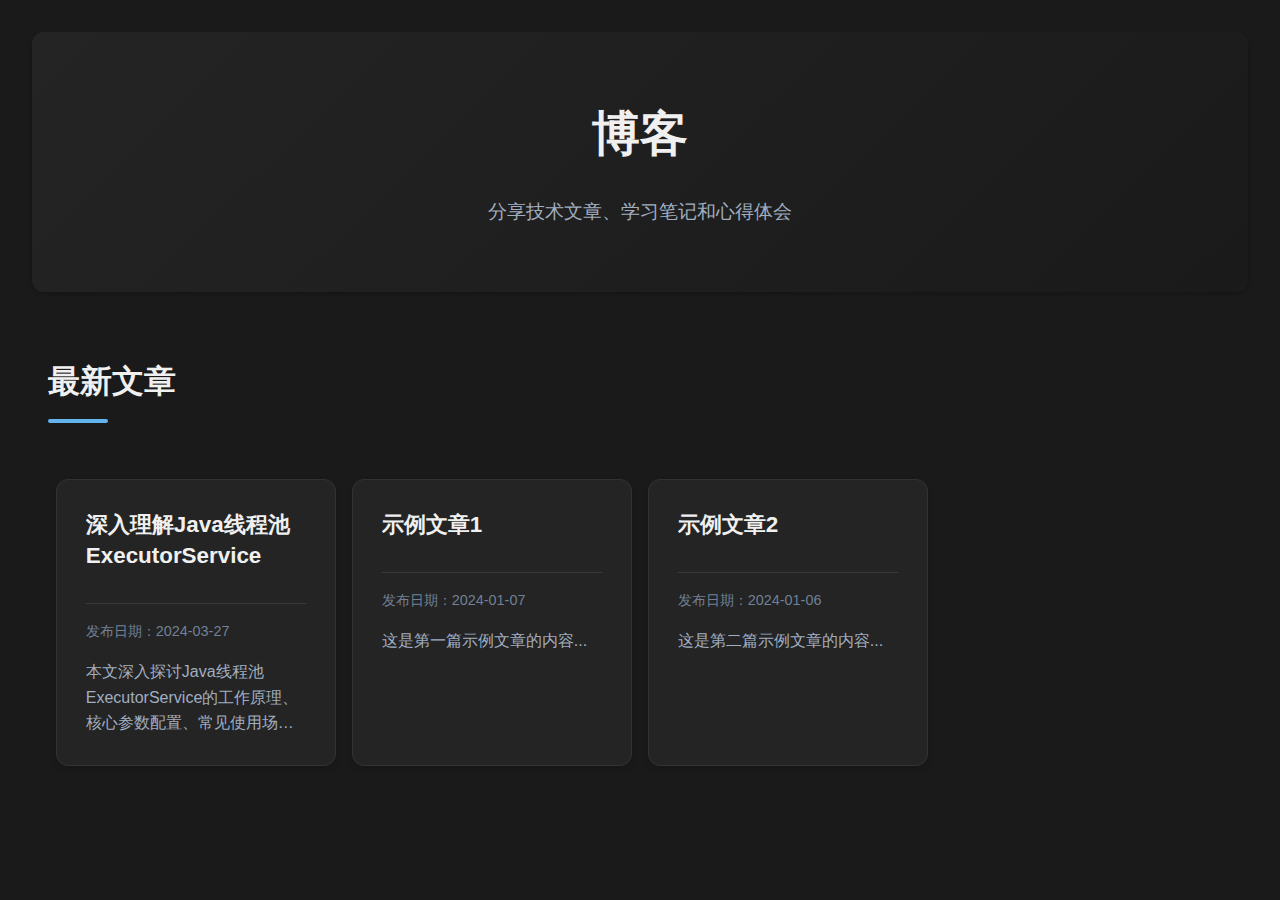
<file: blog/index.html>
<!DOCTYPE html>
<html lang="zh">
<head>
    <meta charset="UTF-8">
    <meta name="viewport" content="width=device-width, initial-scale=1.0">
    <title>博客首页</title>
    <link rel="stylesheet" href="../assets/css/common.css">
    <link rel="stylesheet" href="assets/blog.css">
</head>
<body>
    <div class="blog-home">
        <header>
            <h1>博客</h1>
            <p>分享技术文章、学习笔记和心得体会</p>
        </header>

        <main>
            <section class="posts">
                <h2>最新文章</h2>
                <div id="postList"></div>
            </section>
        </main>
    </div>

    <script type="module">
        import { blogData } from './data.js';
        
        // 文章列表渲染逻辑
        function renderPosts() {
            const postList = document.getElementById('postList');
            
            blogData.posts.forEach(post => {
                const article = document.createElement('article');
                article.className = 'post-item';
                
                // 截取内容预览（限制在100个字符）
                const excerpt = post.content.length > 100 
                    ? post.content.substring(0, 100) + '...'
                    : post.content;
                
                article.innerHTML = `
                    <h3><a href="${post.url}">${post.title}</a></h3>
                    <div class="post-meta">发布日期：${post.date}</div>
                    <p class="post-excerpt">${excerpt}</p>
                `;
                
                postList.appendChild(article);
            });
        }

        // 页面加载完成后渲染文章列表
        document.addEventListener('DOMContentLoaded', renderPosts);
    </script>
</body>
</html>
</file>
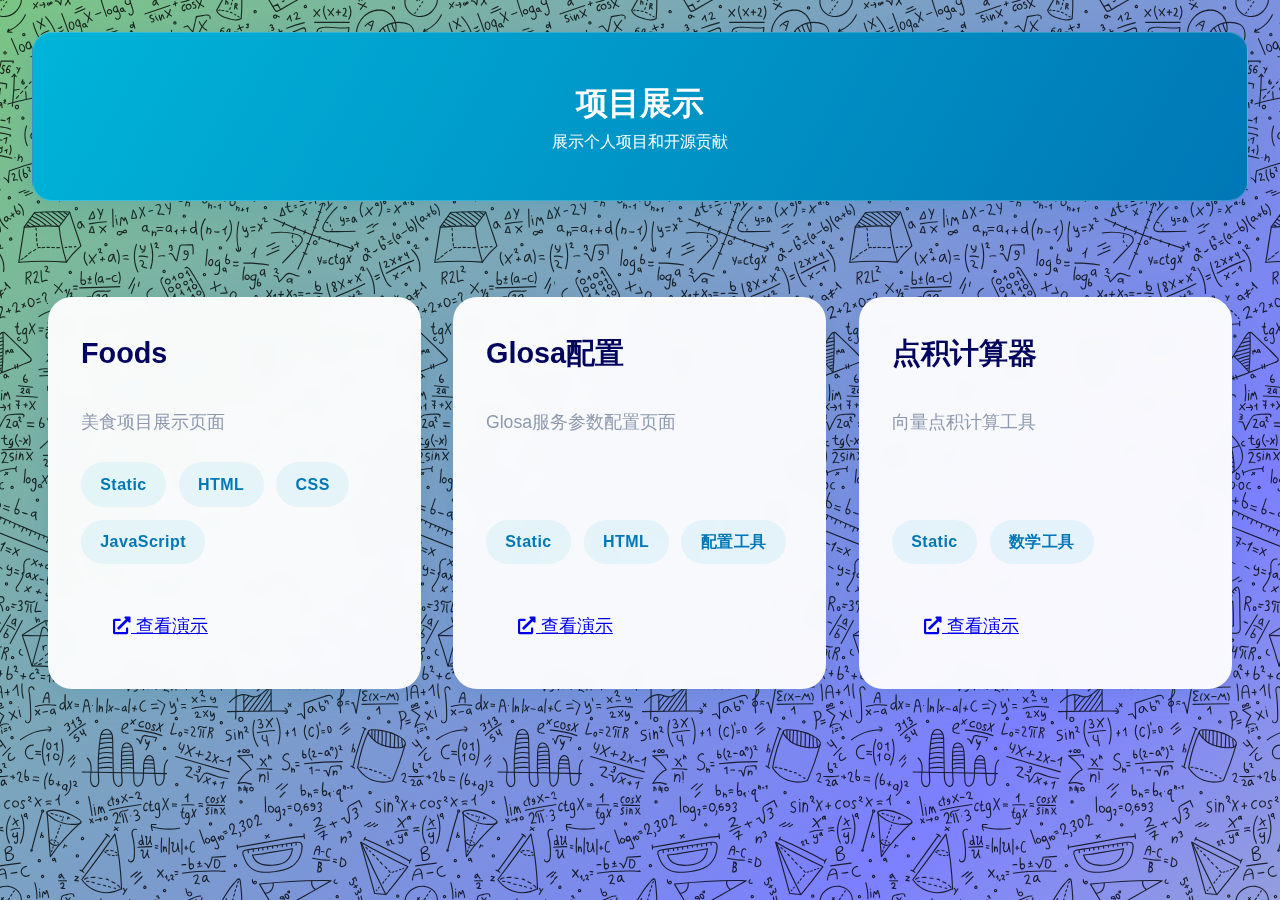
<file: projects/index.html>
<!DOCTYPE html>
<html lang="zh">
<head>
    <meta charset="UTF-8">
    <meta name="viewport" content="width=device-width, initial-scale=1.0">
    <title>项目 - 个人内容管理平台</title>
    <link rel="stylesheet" href="../assets/css/common.css">
    <!-- Font Awesome -->
    <link rel="stylesheet" href="https://cdnjs.cloudflare.com/ajax/libs/font-awesome/5.15.4/css/all.min.css">
    <!-- 项目页面特定样式 -->
    <style>
        /* CSS变量定义新配色 */
        :root {
            --primary-color: #00B4D8;
            --secondary-color: #0077B6;
            --accent-light: #90E0EF;
            --accent-dark: #03045E;
            --text-on-gradient: #FFFFFF;
            --card-bg: rgba(255, 255, 255, 0.95);
            --tag-bg: rgba(0, 180, 216, 0.08);
            --tag-color: #0077B6;
            --tag-border: rgba(0, 180, 216, 0.2);
        }

        /* 基础动画效果 */
        @keyframes cardFloat {
            0% { transform: translateY(0) rotate(0deg); }
            50% { transform: translateY(-8px) rotate(0.5deg); }
            100% { transform: translateY(0) rotate(0deg); }
        }

        @keyframes tagPulse {
            0% { transform: scale(1); }
            50% { transform: scale(1.05); }
            100% { transform: scale(1); }
        }

        @keyframes linkShine {
            0% { background-position: 200% center; }
            100% { background-position: -200% center; }
        }

        .projects-container {
            max-width: 1800px;
            margin: 0 auto;
            padding: 2rem 4rem;
            min-height: calc(100vh - 40px);
            display: flex;
            flex-direction: column;
            position: relative;
            isolation: isolate;
        }

        .projects-grid {
            display: grid;
            grid-template-columns: repeat(3, 1fr);
            gap: 2.5rem;
            margin: 2rem auto;
            width: 100%;
            padding: 1rem;
            position: relative;
            isolation: isolate;
        }

        .projects-header {
            text-align: center;
            margin-bottom: 3rem;
            background: linear-gradient(120deg, var(--primary-color) 0%, var(--secondary-color) 100%);
            border-radius: 20px;
            color: var(--text-on-gradient);
            padding: min(4rem, 5vh);
            backdrop-filter: blur(10px);
            -webkit-backdrop-filter: blur(10px);
            border: 1px solid rgba(255, 255, 255, 0.2);
            box-shadow: 0 8px 32px rgba(0, 119, 182, 0.15);
        }

        .project-card {
            background: var(--card-bg);
            border-radius: 24px;
            box-shadow: 
                0 4px 20px rgba(0, 0, 0, 0.05),
                0 8px 32px rgba(0, 180, 216, 0.1);
            overflow: hidden;
            border: 1px solid rgba(255, 255, 255, 0.2);
            backdrop-filter: blur(10px);
            transition: all 0.5s cubic-bezier(0.4, 0, 0.2, 1);
            position: relative;
            isolation: isolate;
            transform-style: preserve-3d;
            transform: translate3d(0, 0, 0);
            will-change: transform, box-shadow;
            min-height: 340px;
            display: flex;
            flex-direction: column;
        }

        .project-card::before {
            content: '';
            position: absolute;
            inset: 0;
            background: linear-gradient(
                45deg,
                rgba(0, 180, 216, 0.05) 0%,
                rgba(255, 255, 255, 0) 100%
            );
            opacity: 0;
            transition: opacity 0.5s ease;
            pointer-events: none;
        }

        .project-card:hover {
            transform: translate3d(0, -12px, 100px) scale(1.02);
            box-shadow: 
                0 12px 40px rgba(0, 0, 0, 0.1),
                0 16px 48px rgba(0, 180, 216, 0.2);
        }

        .project-card:hover::before {
            opacity: 1;
        }

        .project-content {
            position: relative;
            padding: 2rem;
            z-index: 2;
            transform: translateZ(20px);
            pointer-events: none;
            flex: 1;
            display: flex;
            flex-direction: column;
            justify-content: space-between;
        }

        .project-content > * {
            pointer-events: auto;
        }

        .project-title {
            font-size: 1.8rem;
            margin-bottom: 1.2rem;
            color: var(--accent-dark);
            font-weight: 700;
            position: relative;
            padding-bottom: 0.8rem;
            transition: color 0.3s ease;
        }

        .project-description {
            color: var(--text-secondary);
            margin-bottom: 1.5rem;
            line-height: 1.7;
            font-size: 1.1rem;
            flex-grow: 1;
        }

        .project-tags {
            position: relative;
            z-index: 3;
            display: flex;
            flex-wrap: wrap;
            gap: 0.8rem;
            margin-bottom: 2rem;
        }

        .project-tag {
            background: var(--tag-bg);
            padding: 0.6rem 1.2rem;
            border-radius: 50px;
            font-size: 1rem;
            color: var(--tag-color);
            font-weight: 600;
            letter-spacing: 0.5px;
        }

        .project-link {
            padding: 1rem 2rem;
            font-size: 1.1rem;
        }

        .project-link i {
            font-size: 1.1rem;
        }

        @media (max-width: 1600px) {
            .projects-container {
                padding: 2rem;
            }
            
            .projects-grid {
                gap: 2rem;
            }
        }

        @media (max-width: 1200px) {
            .projects-grid {
                grid-template-columns: repeat(2, 1fr);
            }
        }

        @media (max-width: 768px) {
            .projects-container {
                padding: 1rem;
            }

            .projects-grid {
                grid-template-columns: 1fr;
                gap: 2rem;
                padding: 0.5rem;
            }

            .project-card {
                min-height: 300px;
            }

            .project-content {
                padding: 1.5rem;
            }

            .project-title {
                font-size: 1.6rem;
            }

            .project-description {
                font-size: 1rem;
            }

            .project-tag {
                padding: 0.5rem 1rem;
                font-size: 0.9rem;
            }

            .project-link {
                padding: 0.8rem 1.8rem;
                font-size: 1rem;
            }
        }
    </style>
</head>
<body>
    <div class="bg-pattern"></div>
    
    <div class="projects-container">
        <header class="projects-header">
            <h1 class="projects-title">项目展示</h1>
            <p class="projects-description">展示个人项目和开源贡献</p>
        </header>

        <main>
            <div class="projects-grid" id="projectsGrid"></div>
        </main>
    </div>

    <script type="module">
        import { projectsData } from './data.js';

        function renderProjects() {
            const projectsGrid = document.getElementById('projectsGrid');
            projectsGrid.innerHTML = projectsData.projects.map(project => `
                <div class="project-card">
                    <div class="project-content">
                        <h2 class="project-title">${project.title}</h2>
                        <p class="project-description">${project.description}</p>
                        <div class="project-tags">
                            ${project.tags.map(tag => `
                                <span class="project-tag">${tag}</span>
                            `).join('')}
                        </div>
                        <a href="${project.url}" class="project-link">
                            <i class="fas fa-external-link-alt"></i> 查看演示
                        </a>
                    </div>
                </div>
            `).join('');
        }

        window.addEventListener('load', renderProjects);
    </script>
</body>
</html>
</file>
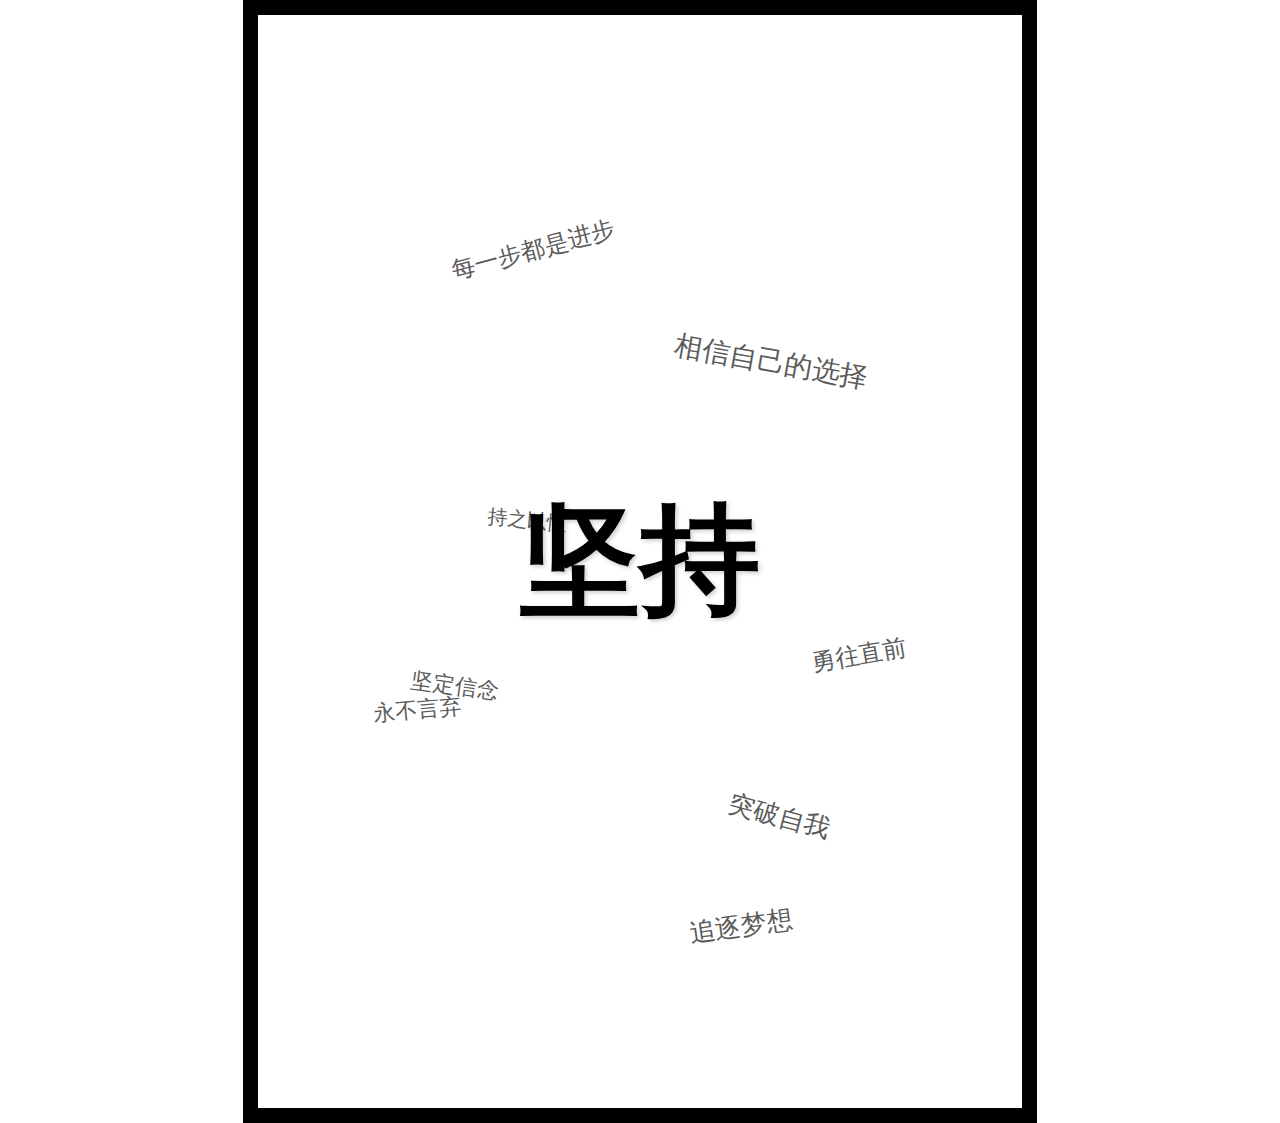
<file: projects/A4/index.html>
<!DOCTYPE html>
<html lang="zh">
<head>
    <meta charset="UTF-8">
    <meta name="viewport" content="width=device-width, initial-scale=1.0">
    <title>坚持 - 励志墙</title>
    <style>
        * {
            margin: 0;
            padding: 0;
            box-sizing: border-box;
        }

        body {
            display: flex;
            justify-content: center;
            align-items: center;
            min-height: 100vh;
            background: #ffffff;
            font-family: 'PingFang SC', 'Microsoft YaHei', sans-serif;
        }

        .frame {
            width: 210mm; /* A4宽度 */
            height: 297mm; /* A4高度 */
            background: #ffffff;
            border: 15px solid #000000;
            padding: 20px;
            position: relative;
            display: flex;
            flex-direction: column;
            justify-content: center;
            align-items: center;
        }

        .main-text {
            font-size: 120px;
            font-weight: bold;
            color: #000000;
            text-shadow: 2px 2px 4px rgba(0, 0, 0, 0.2);
            position: relative;
            z-index: 2;
        }

        .subtitle {
            position: absolute;
            color: #333333;
            opacity: 0.8;
            transform-origin: center;
        }

        .s1 { top: 20%; left: 25%; font-size: 24px; transform: rotate(-15deg); }
        .s2 { top: 30%; right: 20%; font-size: 28px; transform: rotate(10deg); }
        .s3 { bottom: 35%; left: 15%; font-size: 22px; transform: rotate(-5deg); }
        .s4 { bottom: 25%; right: 25%; font-size: 26px; transform: rotate(15deg); }
        .s5 { top: 45%; left: 30%; font-size: 20px; transform: rotate(5deg); }
        .s6 { bottom: 40%; right: 15%; font-size: 24px; transform: rotate(-10deg); }
        .s7 { top: 60%; left: 20%; font-size: 22px; transform: rotate(8deg); }
        .s8 { bottom: 15%; right: 30%; font-size: 26px; transform: rotate(-8deg); }

        @media print {
            body {
                margin: 0;
                padding: 0;
            }
            .frame {
                border: 15px solid #000000 !important;
                margin: 0;
                page-break-inside: avoid;
            }
        }
    </style>
</head>
<body>
    <div class="frame">
        <div class="main-text">坚持</div>
        <div class="subtitle s1">每一步都是进步</div>
        <div class="subtitle s2">相信自己的选择</div>
        <div class="subtitle s3">永不言弃</div>
        <div class="subtitle s4">突破自我</div>
        <div class="subtitle s5">持之以恒</div>
        <div class="subtitle s6">勇往直前</div>
        <div class="subtitle s7">坚定信念</div>
        <div class="subtitle s8">追逐梦想</div>
    </div>
</body>
</html>
</file>
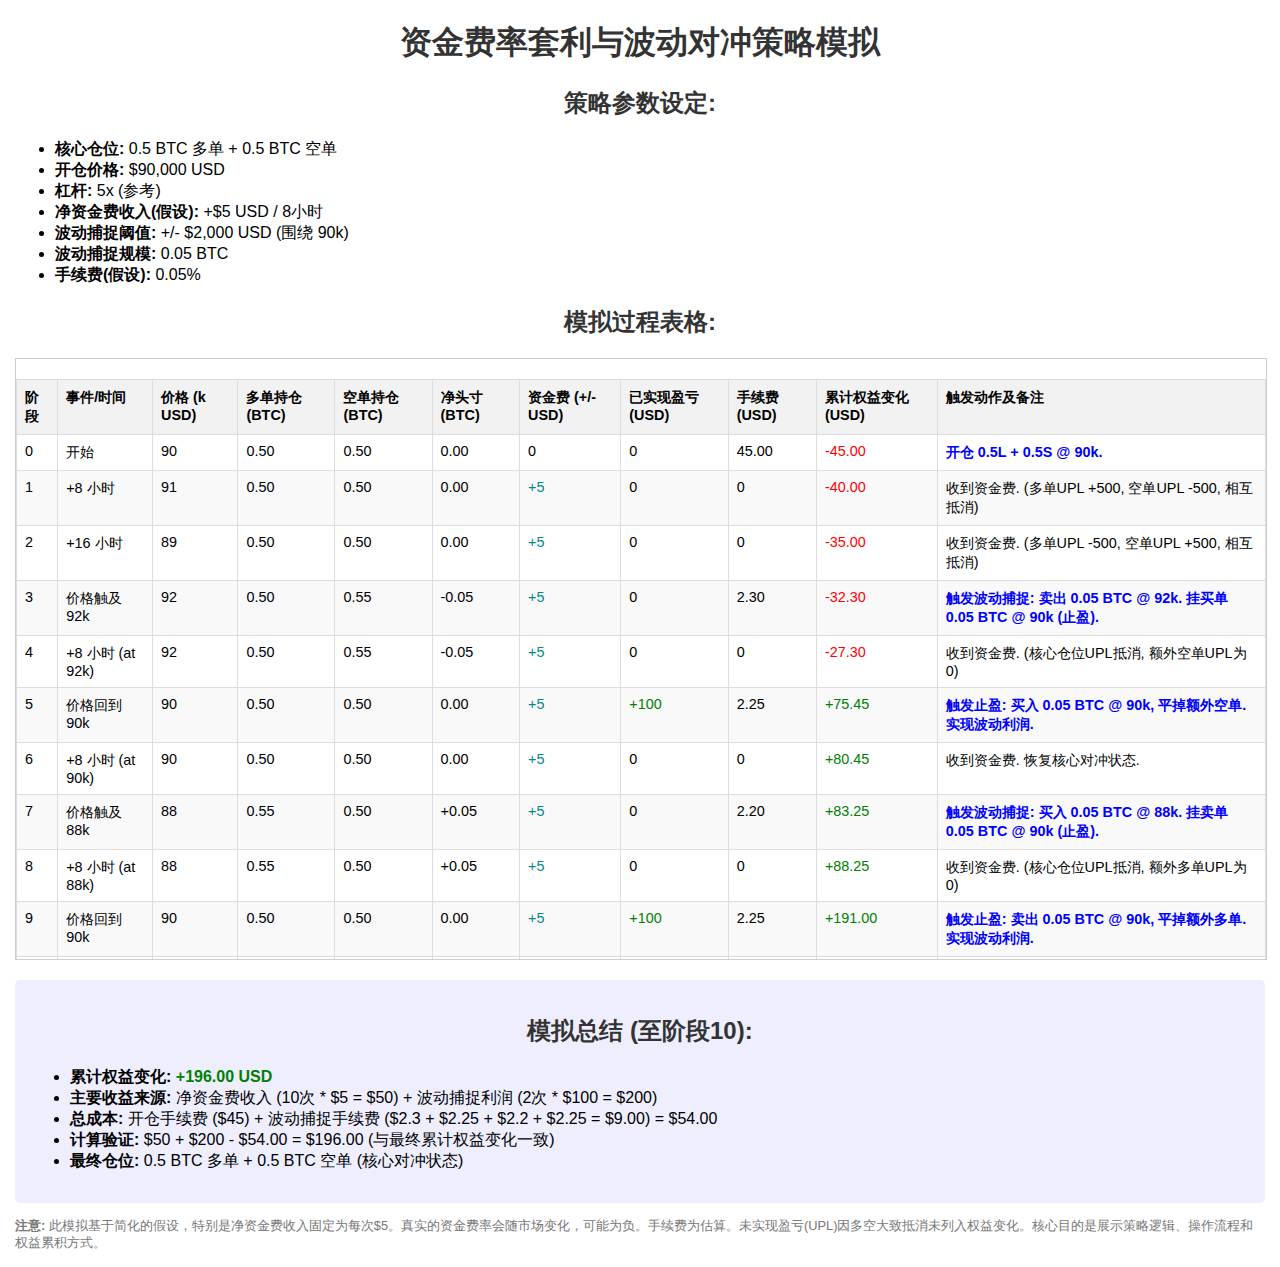
<file: projects/btc/index.html>
<!DOCTYPE html>
<html lang="zh">
<head>
    <meta charset="UTF-8">
    <title>资金费率套利与波动对冲策略模拟</title>
    <style>
        body { font-family: sans-serif; margin: 15px; }
        table { border-collapse: collapse; width: 100%; margin-top: 20px; font-size: 0.9em;}
        th, td { border: 1px solid #ddd; padding: 8px; text-align: left; vertical-align: top;}
        th { background-color: #f2f2f2; position: sticky; top: 0; z-index: 1;}
        tr:nth-child(even) { background-color: #f9f9f9; }
        h1, h2 { color: #333; text-align: center;}
        .summary { background-color: #eef; padding: 15px; border-radius: 5px; margin-top: 20px;}
        .note { font-size: 0.8em; color: #777; margin-top: 15px;}
        .action { color: blue; font-weight: bold;}
        .profit { color: green; }
        .loss { color: red; }
        .funding { color: darkcyan; }
        .table-container { max-height: 600px; overflow-y: auto; width: 100%; margin-top: 20px; border: 1px solid #ccc;}
    </style>
</head>
<body>

<h1>资金费率套利与波动对冲策略模拟</h1>

<h2>策略参数设定:</h2>
<ul>
    <li><strong>核心仓位:</strong> 0.5 BTC 多单 + 0.5 BTC 空单</li>
    <li><strong>开仓价格:</strong> $90,000 USD</li>
    <li><strong>杠杆:</strong> 5x (参考)</li>
    <li><strong>净资金费收入(假设):</strong> +$5 USD / 8小时</li>
    <li><strong>波动捕捉阈值:</strong> +/- $2,000 USD (围绕 90k)</li>
    <li><strong>波动捕捉规模:</strong> 0.05 BTC</li>
    <li><strong>手续费(假设):</strong> 0.05%</li>
</ul>

<h2>模拟过程表格:</h2>
<div class="table-container">
<table>
    <thead>
        <tr>
            <th>阶段</th>
            <th>事件/时间</th>
            <th>价格 (k USD)</th>
            <th>多单持仓 (BTC)</th>
            <th>空单持仓 (BTC)</th>
            <th>净头寸 (BTC)</th>
            <th>资金费 (+/- USD)</th>
            <th>已实现盈亏 (USD)</th>
            <th>手续费 (USD)</th>
            <th>累计权益变化 (USD)</th>
            <th>触发动作及备注</th>
        </tr>
    </thead>
    <tbody>
        <tr>
            <td>0</td>
            <td>开始</td>
            <td>90</td>
            <td>0.50</td>
            <td>0.50</td>
            <td>0.00</td>
            <td>0</td>
            <td>0</td>
            <td>45.00</td> <td class="loss">-45.00</td>
            <td class="action">开仓 0.5L + 0.5S @ 90k.</td>
        </tr>
        <tr>
            <td>1</td>
            <td>+8 小时</td>
            <td>91</td>
            <td>0.50</td>
            <td>0.50</td>
            <td>0.00</td>
            <td class="funding">+5</td>
            <td>0</td>
            <td>0</td>
            <td class="loss">-40.00</td> <td>收到资金费. (多单UPL +500, 空单UPL -500, 相互抵消)</td>
        </tr>
        <tr>
            <td>2</td>
            <td>+16 小时</td>
            <td>89</td>
            <td>0.50</td>
            <td>0.50</td>
            <td>0.00</td>
            <td class="funding">+5</td>
            <td>0</td>
            <td>0</td>
            <td class="loss">-35.00</td> <td>收到资金费. (多单UPL -500, 空单UPL +500, 相互抵消)</td>
        </tr>
        <tr>
            <td>3</td>
            <td>价格触及 92k</td>
            <td>92</td>
            <td>0.50</td>
            <td>0.55</td> <td>-0.05</td>
            <td class="funding">+5</td> <td>0</td>
            <td>2.30</td> <td class="loss">-32.30</td> <td class="action">触发波动捕捉: 卖出 0.05 BTC @ 92k. 挂买单 0.05 BTC @ 90k (止盈).</td>
        </tr>
         <tr>
            <td>4</td>
            <td>+8 小时 (at 92k)</td>
            <td>92</td>
            <td>0.50</td>
            <td>0.55</td>
            <td>-0.05</td>
            <td class="funding">+5</td> <td>0</td>
            <td>0</td>
            <td class="loss">-27.30</td> <td>收到资金费. (核心仓位UPL抵消, 额外空单UPL为0)</td>
        </tr>
        <tr>
            <td>5</td>
            <td>价格回到 90k</td>
            <td>90</td>
            <td>0.50</td>
            <td>0.50</td> <td>0.00</td>
            <td class="funding">+5</td> <td class="profit">+100</td> <td>2.25</td> <td class="profit">+75.45</td> <td class="action">触发止盈: 买入 0.05 BTC @ 90k, 平掉额外空单. 实现波动利润.</td>
        </tr>
        <tr>
            <td>6</td>
            <td>+8 小时 (at 90k)</td>
            <td>90</td>
            <td>0.50</td>
            <td>0.50</td>
            <td>0.00</td>
            <td class="funding">+5</td>
            <td>0</td>
            <td>0</td>
            <td class="profit">+80.45</td> <td>收到资金费. 恢复核心对冲状态.</td>
        </tr>
        <tr>
            <td>7</td>
            <td>价格触及 88k</td>
            <td>88</td>
            <td>0.55</td> <td>0.50</td>
            <td>+0.05</td>
            <td class="funding">+5</td> <td>0</td>
            <td>2.20</td> <td class="profit">+83.25</td> <td class="action">触发波动捕捉: 买入 0.05 BTC @ 88k. 挂卖单 0.05 BTC @ 90k (止盈).</td>
        </tr>
         <tr>
            <td>8</td>
            <td>+8 小时 (at 88k)</td>
            <td>88</td>
            <td>0.55</td>
            <td>0.50</td>
            <td>+0.05</td>
            <td class="funding">+5</td>
            <td>0</td>
            <td>0</td>
            <td class="profit">+88.25</td> <td>收到资金费. (核心仓位UPL抵消, 额外多单UPL为0)</td>
        </tr>
         <tr>
            <td>9</td>
            <td>价格回到 90k</td>
            <td>90</td>
            <td>0.50</td> <td>0.50</td>
            <td>0.00</td>
            <td class="funding">+5</td> <td class="profit">+100</td> <td>2.25</td> <td class="profit">+191.00</td> <td class="action">触发止盈: 卖出 0.05 BTC @ 90k, 平掉额外多单. 实现波动利润.</td>
        </tr>
         <tr>
            <td>10</td>
            <td>+8 小时 (at 90k)</td>
            <td>90</td>
            <td>0.50</td>
            <td>0.50</td>
            <td>0.00</td>
            <td class="funding">+5</td>
            <td>0</td>
            <td>0</td>
            <td class="profit">+196.00</td> <td>收到资金费. 恢复核心对冲状态.</td>
        </tr>
    </tbody>
</table>
</div>

<div class="summary">
<h2>模拟总结 (至阶段10):</h2>
<ul>
    <li><strong>累计权益变化:</strong> <strong class="profit">+196.00 USD</strong></li>
    <li><strong>主要收益来源:</strong> 净资金费收入 (10次 * $5 = $50) + 波动捕捉利润 (2次 * $100 = $200)</li>
    <li><strong>总成本:</strong> 开仓手续费 ($45) + 波动捕捉手续费 ($2.3 + $2.25 + $2.2 + $2.25 = $9.00) = $54.00</li>
    <li><strong>计算验证:</strong> $50 + $200 - $54.00 = $196.00 (与最终累计权益变化一致)</li>
    <li><strong>最终仓位:</strong> 0.5 BTC 多单 + 0.5 BTC 空单 (核心对冲状态)</li>
</ul>
</div>

<p class="note"><strong>注意:</strong> 此模拟基于简化的假设，特别是净资金费收入固定为每次$5。真实的资金费率会随市场变化，可能为负。手续费为估算。未实现盈亏(UPL)因多空大致抵消未列入权益变化。核心目的是展示策略逻辑、操作流程和权益累积方式。</p>

</body>
</html>
</file>
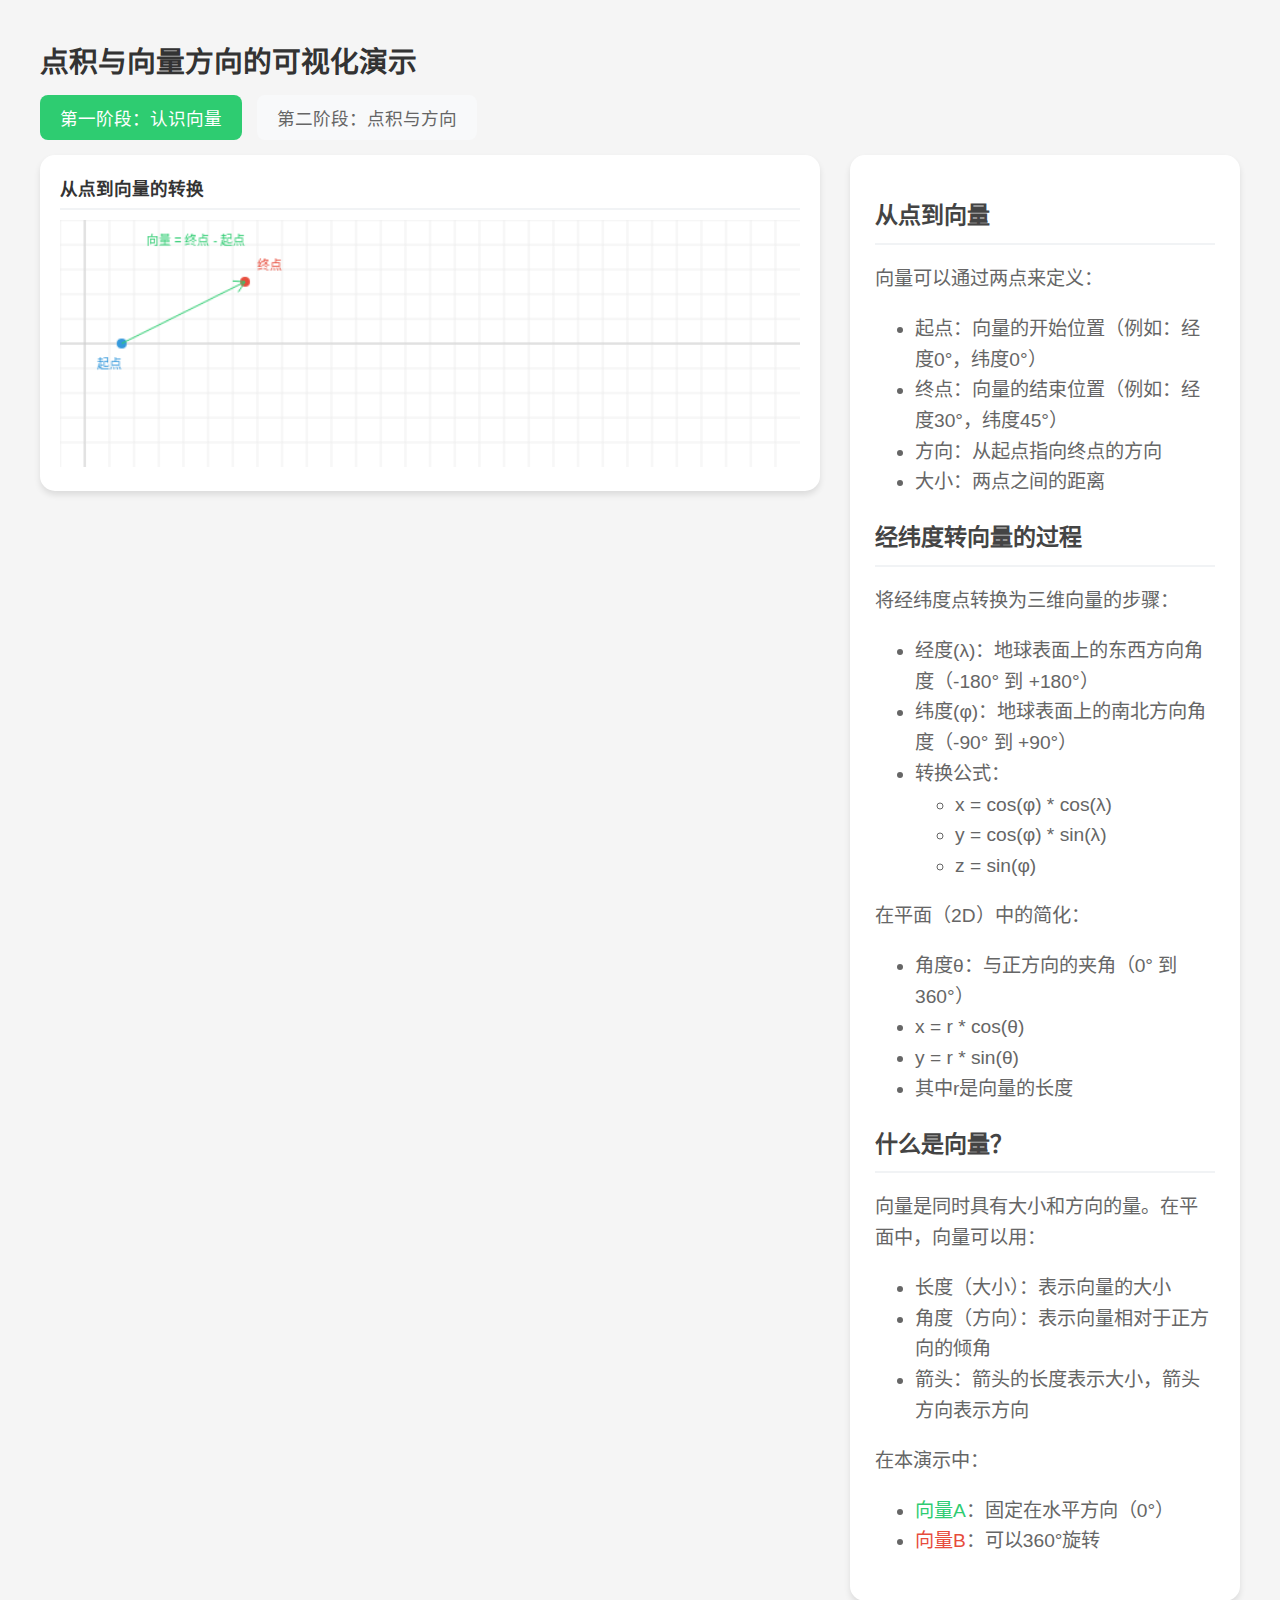
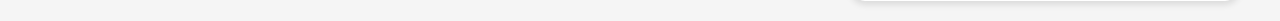
<file: projects/点积/index.html>
<!DOCTYPE html>
<html lang="zh-CN">
<head>
    <meta charset="UTF-8">
    <title>点积与向量方向演示</title>
    <style>
        body {
            font-family: Arial, sans-serif;
            margin: 0;
            padding: 20px 40px;
            background-color: #f5f5f5;
            scroll-behavior: smooth;
            min-height: 100vh;
        }
        .main-container {
            width: 100%;
        }
        .container {
            display: grid;
            grid-template-columns: 2fr 1fr;
            gap: 30px;
            margin-top: 10px;
        }
        .canvas-section {
            display: flex;
            flex-direction: column;
            gap: 20px;
        }
        .canvas-container {
            background: white;
            padding: 20px;
            border-radius: 15px;
            box-shadow: 0 4px 6px rgba(0,0,0,0.1);
        }
        .explanation {
            background: white;
            padding: 25px;
            border-radius: 15px;
            box-shadow: 0 4px 6px rgba(0,0,0,0.1);
            height: fit-content;
            font-size: 1.2em;
            line-height: 1.8;
        }
        .result-controls {
            display: flex;
            align-items: center;
            gap: 30px;
            margin-top: 20px;
            padding: 15px;
            background: #f8f9fa;
            border-radius: 10px;
        }
        .result {
            font-size: 1.2em;
            font-weight: bold;
            white-space: nowrap;
            min-width: 200px;
        }
        .dot-product-value {
            display: inline-block;
            min-width: 80px;
            text-align: right;
            font-family: monospace;
            font-size: 1.2em;
        }
        .controls {
            display: flex;
            align-items: center;
            gap: 15px;
            flex: 1;
            white-space: nowrap;
        }
        .controls input[type="range"] {
            width: 300px;
            height: 6px;
            -webkit-appearance: none;
            background: #ddd;
            border-radius: 3px;
            outline: none;
        }
        .controls input[type="range"]::-webkit-slider-thumb {
            -webkit-appearance: none;
            width: 18px;
            height: 18px;
            background: #2ecc71;
            border-radius: 50%;
            cursor: pointer;
            transition: all 0.2s;
        }
        .controls input[type="range"]::-webkit-slider-thumb:hover {
            transform: scale(1.1);
        }
        .angle-value {
            min-width: 60px;
            display: inline-block;
            font-family: monospace;
            font-size: 1.2em;
            text-align: center;
            padding: 5px 10px;
            background: #f1f3f5;
            border-radius: 5px;
        }
        canvas {
            width: 100%;
            height: auto;
            max-height: 280px;
            object-fit: contain;
            image-rendering: -webkit-optimize-contrast;
            image-rendering: crisp-edges;
        }
        .positive { color: #2ecc71; }
        .negative { color: #e74c3c; }
        .zero { color: #3498db; }
        .canvas-title {
            font-size: 1.1em;
            font-weight: bold;
            margin-bottom: 10px;
            color: #333;
            padding-bottom: 8px;
            border-bottom: 2px solid #f1f3f5;
        }
        .stage {
            display: none;
        }
        .stage.active {
            display: block;
        }
        .stage-nav {
            display: flex;
            gap: 15px;
            margin-bottom: 15px;
        }
        .stage-btn {
            padding: 10px 20px;
            border: none;
            background: #f8f9fa;
            border-radius: 8px;
            cursor: pointer;
            font-size: 1.1em;
            color: #666;
            transition: all 0.3s ease;
        }
        .stage-btn.active {
            background: #2ecc71;
            color: white;
        }
        .stage-btn:hover {
            transform: translateY(-2px);
            box-shadow: 0 2px 4px rgba(0,0,0,0.1);
        }
        .canvas-grid {
            display: grid;
            grid-template-columns: repeat(2, 1fr);
            gap: 30px;
        }
        h1 {
            font-size: 1.8em;
            color: #333;
            margin-bottom: 15px;
        }
        h2 {
            color: #444;
            border-bottom: 2px solid #f1f3f5;
            padding-bottom: 6px;
            margin-top: 15px;
            margin-bottom: 10px;
            font-size: 1.2em;
        }
        p, li {
            line-height: 1.6;
            color: #666;
        }
        .forward-result {
            text-align: center;
            background: #f8f9fa;
            padding: 15px;
            border-radius: 10px;
            margin-top: 15px;
        }
        .direction-result {
            font-weight: bold;
            padding: 3px 8px;
            border-radius: 4px;
        }
        .direction-result.positive {
            background: #d4edda;
        }
        .direction-result.negative {
            background: #f8d7da;
        }
    </style>
</head>
<body>
    <div class="main-container">
        <div class="content">
            <h1>点积与向量方向的可视化演示</h1>
            
            <div class="stage-nav">
                <button class="stage-btn active" onclick="switchStage(1)">第一阶段：认识向量</button>
                <button class="stage-btn" onclick="switchStage(2)">第二阶段：点积与方向</button>
            </div>

            <div class="container">
                <div class="canvas-section">
                    <div class="stage active" id="stage1">
                        <div class="canvas-container">
                            <div class="canvas-title">从点到向量的转换</div>
                            <canvas id="pointToVectorCanvas" width="600" height="200"></canvas>
                        </div>
                    </div>

                    <div class="stage" id="stage2">
                        <div class="canvas-grid">
                            <div class="canvas-container">
                                <div class="canvas-title">点积演示</div>
                                <canvas id="vectorCanvas" width="500" height="280"></canvas>
                                <div class="result-controls">
                                    <div class="result">
                                        点积结果：<span id="dotProduct" class="dot-product-value">计算中...</span>
                                    </div>
                                    <div class="controls">
                                        <label for="angleSlider">调整夹角：</label>
                                        <input type="range" id="angleSlider" min="0" max="360" value="45">
                                        <span id="angleValue" class="angle-value">45°</span>
                                    </div>
                                </div>
                            </div>

                            <div class="canvas-container">
                                <div class="canvas-title">判断向量是否在前方</div>
                                <canvas id="forwardCanvas" width="500" height="280"></canvas>
                                <div class="forward-result">
                                    <span id="forwardResult" style="font-size: 1.2em; font-weight: bold;">
                                        向量B <span class="direction-result">在</span> 向量A的前方
                                    </span>
                                </div>
                            </div>
                        </div>
                    </div>
                </div>
                
                <div class="explanation">
                    <div class="stage active" id="stage1-exp">
                        <section id="vector-basics">
                            <h2>从点到向量</h2>
                            <p>向量可以通过两点来定义：</p>
                            <ul>
                                <li>起点：向量的开始位置（例如：经度0°，纬度0°）</li>
                                <li>终点：向量的结束位置（例如：经度30°，纬度45°）</li>
                                <li>方向：从起点指向终点的方向</li>
                                <li>大小：两点之间的距离</li>
                            </ul>

                            <h2>经纬度转向量的过程</h2>
                            <p>将经纬度点转换为三维向量的步骤：</p>
                            <ul>
                                <li>经度(λ)：地球表面上的东西方向角度（-180° 到 +180°）</li>
                                <li>纬度(φ)：地球表面上的南北方向角度（-90° 到 +90°）</li>
                                <li>转换公式：</li>
                                <ul>
                                    <li>x = cos(φ) * cos(λ)</li>
                                    <li>y = cos(φ) * sin(λ)</li>
                                    <li>z = sin(φ)</li>
                                </ul>
                            </ul>

                            <p>在平面（2D）中的简化：</p>
                            <ul>
                                <li>角度θ：与正方向的夹角（0° 到 360°）</li>
                                <li>x = r * cos(θ)</li>
                                <li>y = r * sin(θ)</li>
                                <li>其中r是向量的长度</li>
                            </ul>

                            <h2>什么是向量？</h2>
                            <p>向量是同时具有大小和方向的量。在平面中，向量可以用：</p>
                            <ul>
                                <li>长度（大小）：表示向量的大小</li>
                                <li>角度（方向）：表示向量相对于正方向的倾角</li>
                                <li>箭头：箭头的长度表示大小，箭头方向表示方向</li>
                            </ul>
                            <p>在本演示中：</p>
                            <ul>
                                <li><span style="color: #2ecc71">向量A</span>：固定在水平方向（0°）</li>
                                <li><span style="color: #e74c3c">向量B</span>：可以360°旋转</li>
                            </ul>
                        </section>
                    </div>

                    <div class="stage" id="stage2-exp">
                        <section id="dot-product-definition">
                            <h2>什么是点积？</h2>
                            <p>点积（数量积）是向量运算的一种，它将两个向量运算得到一个标量。</p>
                            <p>数学表达式：\[\vec{A} \cdot \vec{B} = |A||B|\cos \theta\]</p>
                            <p>其中：</p>
                            <ul>
                                <li>|A|, |B| 分别是两个向量的长度</li>
                                <li>θ 是两个向量之间的夹角</li>
                                <li>结果是一个标量（普通数字）</li>
                            </ul>
                        </section>
                        
                        <section id="dot-product-direction">
                            <h2>点积与方向关系</h2>
                            <ul>
                                <li><span class="positive">点积 > 0</span>：两向量夹角在0°~90°或270°~360°之间，方向基本一致</li>
                                <li><span class="zero">点积 = 0</span>：两向量互相垂直，夹角为90°或270°</li>
                                <li><span class="negative">点积 < 0</span>：两向量夹角在90°~270°之间，方向基本相反</li>
                            </ul>
                        </section>

                        <section id="applications">
                            <h2>实际应用</h2>
                            <p>点积在游戏开发、计算机图形学中经常用于：</p>
                            <ul>
                                <li>判断物体的朝向</li>
                                <li>计算光照强度</li>
                                <li>检测碰撞</li>
                            </ul>
                        </section>
                    </div>
                </div>
            </div>
        </div>
    </div>

    <script>
        // 获取Canvas上下文
        const canvas = document.getElementById('vectorCanvas');
        const ctx = canvas.getContext('2d');
        const pointToVectorCanvas = document.getElementById('pointToVectorCanvas');
        const ptCtx = pointToVectorCanvas.getContext('2d');
        const slider = document.getElementById('angleSlider');
        const angleValue = document.getElementById('angleValue');
        const dotProductSpan = document.getElementById('dotProduct');

        // 向量A的属性（固定）
        const vectorA = {
            length: 100,
            angle: 0 // 水平向右
        };

        // 向量B的属性（可变）
        const vectorB = {
            length: 100,
            angle: Math.PI / 4 // 初始45度
        };

        // 绘制从点到向量的演示
        function drawPointToVector() {
            const startX = 50;
            const startY = pointToVectorCanvas.height / 2;
            const endX = startX + 100;
            const endY = startY - 50;
            
            ptCtx.clearRect(0, 0, pointToVectorCanvas.width, pointToVectorCanvas.height);
            
            // 绘制网格
            ptCtx.strokeStyle = '#eee';
            ptCtx.beginPath();
            for(let x = 0; x < pointToVectorCanvas.width; x += 20) {
                ptCtx.moveTo(x, 0);
                ptCtx.lineTo(x, pointToVectorCanvas.height);
            }
            for(let y = 0; y < pointToVectorCanvas.height; y += 20) {
                ptCtx.moveTo(0, y);
                ptCtx.lineTo(pointToVectorCanvas.width, y);
            }
            ptCtx.stroke();

            // 绘制坐标轴
            ptCtx.strokeStyle = '#ccc';
            ptCtx.beginPath();
            ptCtx.moveTo(0, pointToVectorCanvas.height/2);
            ptCtx.lineTo(pointToVectorCanvas.width, pointToVectorCanvas.height/2);
            ptCtx.moveTo(20, 0);
            ptCtx.lineTo(20, pointToVectorCanvas.height);
            ptCtx.stroke();

            // 绘制起点
            ptCtx.fillStyle = '#3498db';
            ptCtx.beginPath();
            ptCtx.arc(startX, startY, 4, 0, Math.PI * 2);
            ptCtx.fill();
            ptCtx.fillText('起点', startX - 20, startY + 20);

            // 绘制终点
            ptCtx.fillStyle = '#e74c3c';
            ptCtx.beginPath();
            ptCtx.arc(endX, endY, 4, 0, Math.PI * 2);
            ptCtx.fill();
            ptCtx.fillText('终点', endX + 10, endY - 10);

            // 绘制向量
            ptCtx.strokeStyle = '#2ecc71';
            ptCtx.beginPath();
            ptCtx.moveTo(startX, startY);
            ptCtx.lineTo(endX, endY);
            ptCtx.stroke();

            // 绘制箭头
            const angle = Math.atan2(endY - startY, endX - startX);
            const arrowSize = 10;
            const arrowAngle = Math.PI / 6;
            
            ptCtx.beginPath();
            ptCtx.moveTo(endX, endY);
            ptCtx.lineTo(
                endX - arrowSize * Math.cos(angle - arrowAngle),
                endY - arrowSize * Math.sin(angle - arrowAngle)
            );
            ptCtx.moveTo(endX, endY);
            ptCtx.lineTo(
                endX - arrowSize * Math.cos(angle + arrowAngle),
                endY - arrowSize * Math.sin(angle + arrowAngle)
            );
            ptCtx.stroke();

            // 标注向量属性
            ptCtx.fillStyle = '#2ecc71';
            ptCtx.fillText('向量 = 终点 - 起点', endX - 80, endY - 30);
            
            // 动画循环
            requestAnimationFrame(drawPointToVector);
        }

        // 绘制坐标系
        function drawCoordinateSystem() {
            ctx.strokeStyle = '#ccc';
            ctx.beginPath();
            ctx.moveTo(0, canvas.height/2);
            ctx.lineTo(canvas.width, canvas.height/2);
            ctx.moveTo(canvas.width/2, 0);
            ctx.lineTo(canvas.width/2, canvas.height);
            ctx.stroke();
        }

        // 绘制向量
        function drawVector(startX, startY, angle, length, color, label) {
            const endX = startX + length * Math.cos(angle);
            const endY = startY + length * Math.sin(angle);
            
            // 绘制向量主体
            ctx.beginPath();
            ctx.strokeStyle = color;
            ctx.lineWidth = 2;
            ctx.moveTo(startX, startY);
            ctx.lineTo(endX, endY);
            ctx.stroke();

            // 绘制箭头
            const arrowSize = 10;
            const arrowAngle = Math.PI / 6;
            
            ctx.beginPath();
            ctx.moveTo(endX, endY);
            ctx.lineTo(
                endX - arrowSize * Math.cos(angle - arrowAngle),
                endY - arrowSize * Math.sin(angle - arrowAngle)
            );
            ctx.moveTo(endX, endY);
            ctx.lineTo(
                endX - arrowSize * Math.cos(angle + arrowAngle),
                endY - arrowSize * Math.sin(angle + arrowAngle)
            );
            ctx.stroke();

            // 绘制标签
            ctx.fillStyle = color;
            ctx.font = '16px Arial';
            ctx.fillText(label, 
                endX + 10 * Math.cos(angle), 
                endY + 10 * Math.sin(angle));
        }

        // 计算点积
        function calculateDotProduct(angle) {
            // |A||B|cosθ
            return vectorA.length * vectorB.length * Math.cos(angle * Math.PI / 180);
        }

        // 更新显示
        function updateDisplay() {
            // 清空画布
            ctx.clearRect(0, 0, canvas.width, canvas.height);
            
            // 绘制坐标系
            drawCoordinateSystem();

            // 设置向量起点（画布中心）
            const centerX = canvas.width/2;
            const centerY = canvas.height/2;

            // 绘制两个向量
            drawVector(centerX, centerY, vectorA.angle, vectorA.length, '#2ecc71', 'A');
            drawVector(centerX, centerY, vectorB.angle, vectorB.length, '#e74c3c', 'B');

            // 计算并显示点积
            const angle = parseFloat(slider.value);
            const dotProduct = calculateDotProduct(angle);
            
            // 更新点积显示
            dotProductSpan.textContent = dotProduct.toFixed(2);
            if (dotProduct > 0) {
                dotProductSpan.className = 'positive';
            } else if (dotProduct < 0) {
                dotProductSpan.className = 'negative';
            } else {
                dotProductSpan.className = 'zero';
            }
        }

        // 绘制判断前方的演示
        function drawForwardDemo() {
            const canvas = document.getElementById('forwardCanvas');
            const ctx = canvas.getContext('2d');
            const centerX = canvas.width / 2;
            const centerY = canvas.height / 2;
            
            // 清空画布
            ctx.clearRect(0, 0, canvas.width, canvas.height);
            
            // 绘制参考线
            ctx.strokeStyle = '#eee';
            ctx.setLineDash([5, 5]);
            ctx.beginPath();
            ctx.moveTo(centerX - 150, centerY);
            ctx.lineTo(centerX + 150, centerY);
            ctx.stroke();
            ctx.setLineDash([]);
            
            // 绘制向量A（固定向右）
            const vectorLength = 80;
            ctx.strokeStyle = '#2ecc71';
            ctx.lineWidth = 2;
            ctx.beginPath();
            ctx.moveTo(centerX, centerY);
            ctx.lineTo(centerX + vectorLength, centerY);
            ctx.stroke();
            
            // 绘制A的箭头
            const arrowSize = 10;
            const arrowAngle = Math.PI / 6;
            ctx.beginPath();
            ctx.moveTo(centerX + vectorLength, centerY);
            ctx.lineTo(centerX + vectorLength - arrowSize * Math.cos(-arrowAngle), centerY - arrowSize * Math.sin(-arrowAngle));
            ctx.moveTo(centerX + vectorLength, centerY);
            ctx.lineTo(centerX + vectorLength - arrowSize * Math.cos(arrowAngle), centerY - arrowSize * Math.sin(arrowAngle));
            ctx.stroke();
            
            // 获取当前角度
            const angle = parseFloat(slider.value) * Math.PI / 180;
            
            // 绘制向量B（根据滑块角度）
            ctx.strokeStyle = '#e74c3c';
            const endX = centerX + vectorLength * Math.cos(angle);
            const endY = centerY + vectorLength * Math.sin(angle);
            ctx.beginPath();
            ctx.moveTo(centerX, centerY);
            ctx.lineTo(endX, endY);
            ctx.stroke();
            
            // 绘制B的箭头
            ctx.beginPath();
            ctx.moveTo(endX, endY);
            ctx.lineTo(
                endX - arrowSize * Math.cos(angle - arrowAngle),
                endY - arrowSize * Math.sin(angle - arrowAngle)
            );
            ctx.moveTo(endX, endY);
            ctx.lineTo(
                endX - arrowSize * Math.cos(angle + arrowAngle),
                endY - arrowSize * Math.sin(angle + arrowAngle)
            );
            ctx.stroke();
            
            // 添加标签
            ctx.fillStyle = '#2ecc71';
            ctx.font = '16px Arial';
            ctx.fillText('A', centerX + vectorLength + 15, centerY);
            
            ctx.fillStyle = '#e74c3c';
            ctx.fillText('B', endX + 15, endY);
            
            // 更新前方判断结果
            const dotProduct = Math.cos(angle);
            const resultSpan = document.querySelector('.direction-result');
            const angleInDegrees = angle * 180 / Math.PI;
            if ((angleInDegrees >= 0 && angleInDegrees <= 90) || (angleInDegrees >= 270 && angleInDegrees <= 360)) {
                resultSpan.textContent = '在';
                resultSpan.className = 'direction-result positive';
            } else {
                resultSpan.textContent = '不在';
                resultSpan.className = 'direction-result negative';
            }
        }

        // 修改滑块监听器
        slider.addEventListener('input', function() {
            const angle = this.value;
            angleValue.textContent = angle + '°';
            vectorB.angle = angle * Math.PI / 180;
            updateDisplay();
            drawForwardDemo();
        });

        // 初始显示
        updateDisplay();
        drawPointToVector();
        drawForwardDemo();

        // 添加阶段切换功能
        function switchStage(stageNum) {
            // 更新按钮状态
            document.querySelectorAll('.stage-btn').forEach(btn => btn.classList.remove('active'));
            document.querySelectorAll('.stage-btn')[stageNum-1].classList.add('active');

            // 更新内容显示
            document.querySelectorAll('.stage').forEach(stage => stage.classList.remove('active'));
            document.getElementById('stage' + stageNum).classList.add('active');
            document.getElementById('stage' + stageNum + '-exp').classList.add('active');
        }
    </script>
</body>
</html>
</file>
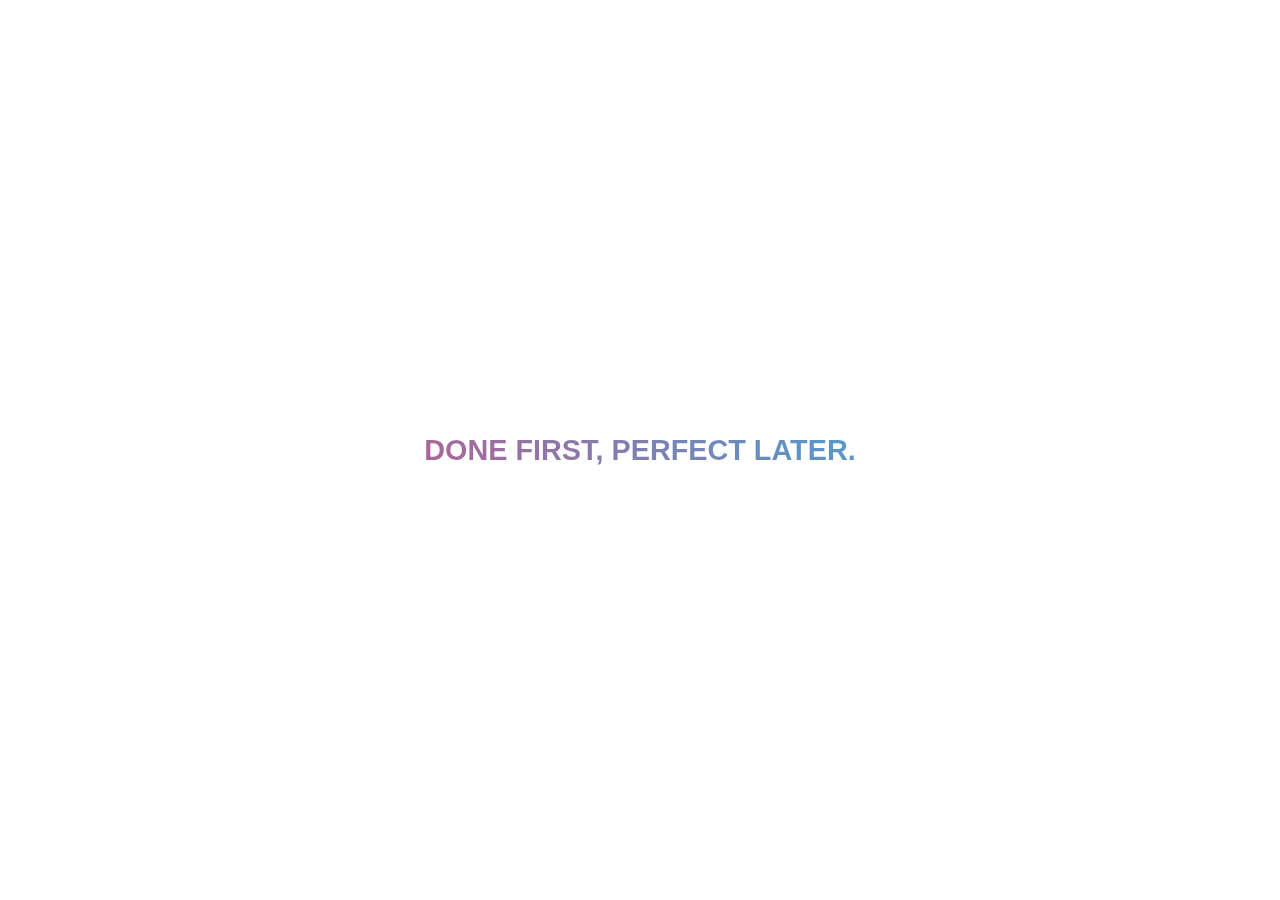
<file: slogan.html>
<!DOCTYPE html>
<html lang="zh">
<head>
    <meta charset="UTF-8">
    <meta name="viewport" content="width=device-width, initial-scale=1.0">
    <title>Slogan</title>
    <style>
        * {
            margin: 0;
            padding: 0;
            box-sizing: border-box;
        }

        body {
            font-family: 'SF Pro Text', -apple-system, BlinkMacSystemFont, 'Segoe UI', Roboto, Oxygen, Ubuntu, Cantarell, sans-serif;
            display: flex;
            justify-content: center;
            align-items: center;
            min-height: 100vh;
            background: transparent;
            overflow: hidden;
        }

        .slogan-container {
            position: relative;
            width: 100%;
            height: 60px; /* 固定高度 */
            text-align: center;
        }

        .slogan {
            position: absolute;
            top: 50%;
            left: 50%;
            transform: translate(-50%, -50%) translateY(30px);
            width: 100%;
            font-size: 1.8rem;
            font-weight: bold;
            background: linear-gradient(45deg, var(--primary-color, #ff3366), var(--secondary-color, #00ccff));
            -webkit-background-clip: text;
            background-clip: text;
            color: transparent;
            opacity: 0;
            visibility: hidden;
            transition: all 0.5s ease;
        }

        .slogan.active {
            opacity: 1;
            visibility: visible;
            transform: translate(-50%, -50%) translateY(0);
        }

        .slogan.fade-out {
            opacity: 0;
            visibility: hidden;
            transform: translate(-50%, -50%) translateY(-30px);
        }
    </style>
</head>
<body>
    <div class="slogan-container">
        <div class="slogan">DONE FIRST, PERFECT LATER.</div>
        <div class="slogan">持续学习，保持热情</div>
        <div class="slogan">用代码改变世界</div>
    </div>

    <script>
        const slogans = document.querySelectorAll('.slogan');
        let currentIndex = 0;
        let prevIndex = slogans.length - 1;

        function showNextSlogan() {
            // 移除之前的 slogan 的所有类
            slogans[prevIndex].classList.remove('active', 'fade-out');
            
            // 添加当前 slogan 的活动类
            slogans[currentIndex].classList.add('active');
            
            // 更新索引
            prevIndex = currentIndex;
            currentIndex = (currentIndex + 1) % slogans.length;
            
            // 为即将消失的 slogan 添加淡出效果
            setTimeout(() => {
                slogans[prevIndex].classList.add('fade-out');
            }, 3000); // 在切换前 1 秒开始淡出
        }

        // 显示第一条口号
        slogans[currentIndex].classList.add('active');
        
        // 每 4 秒切换一次
        setInterval(showNextSlogan, 4000);
    </script>
</body>
</html>
</file>
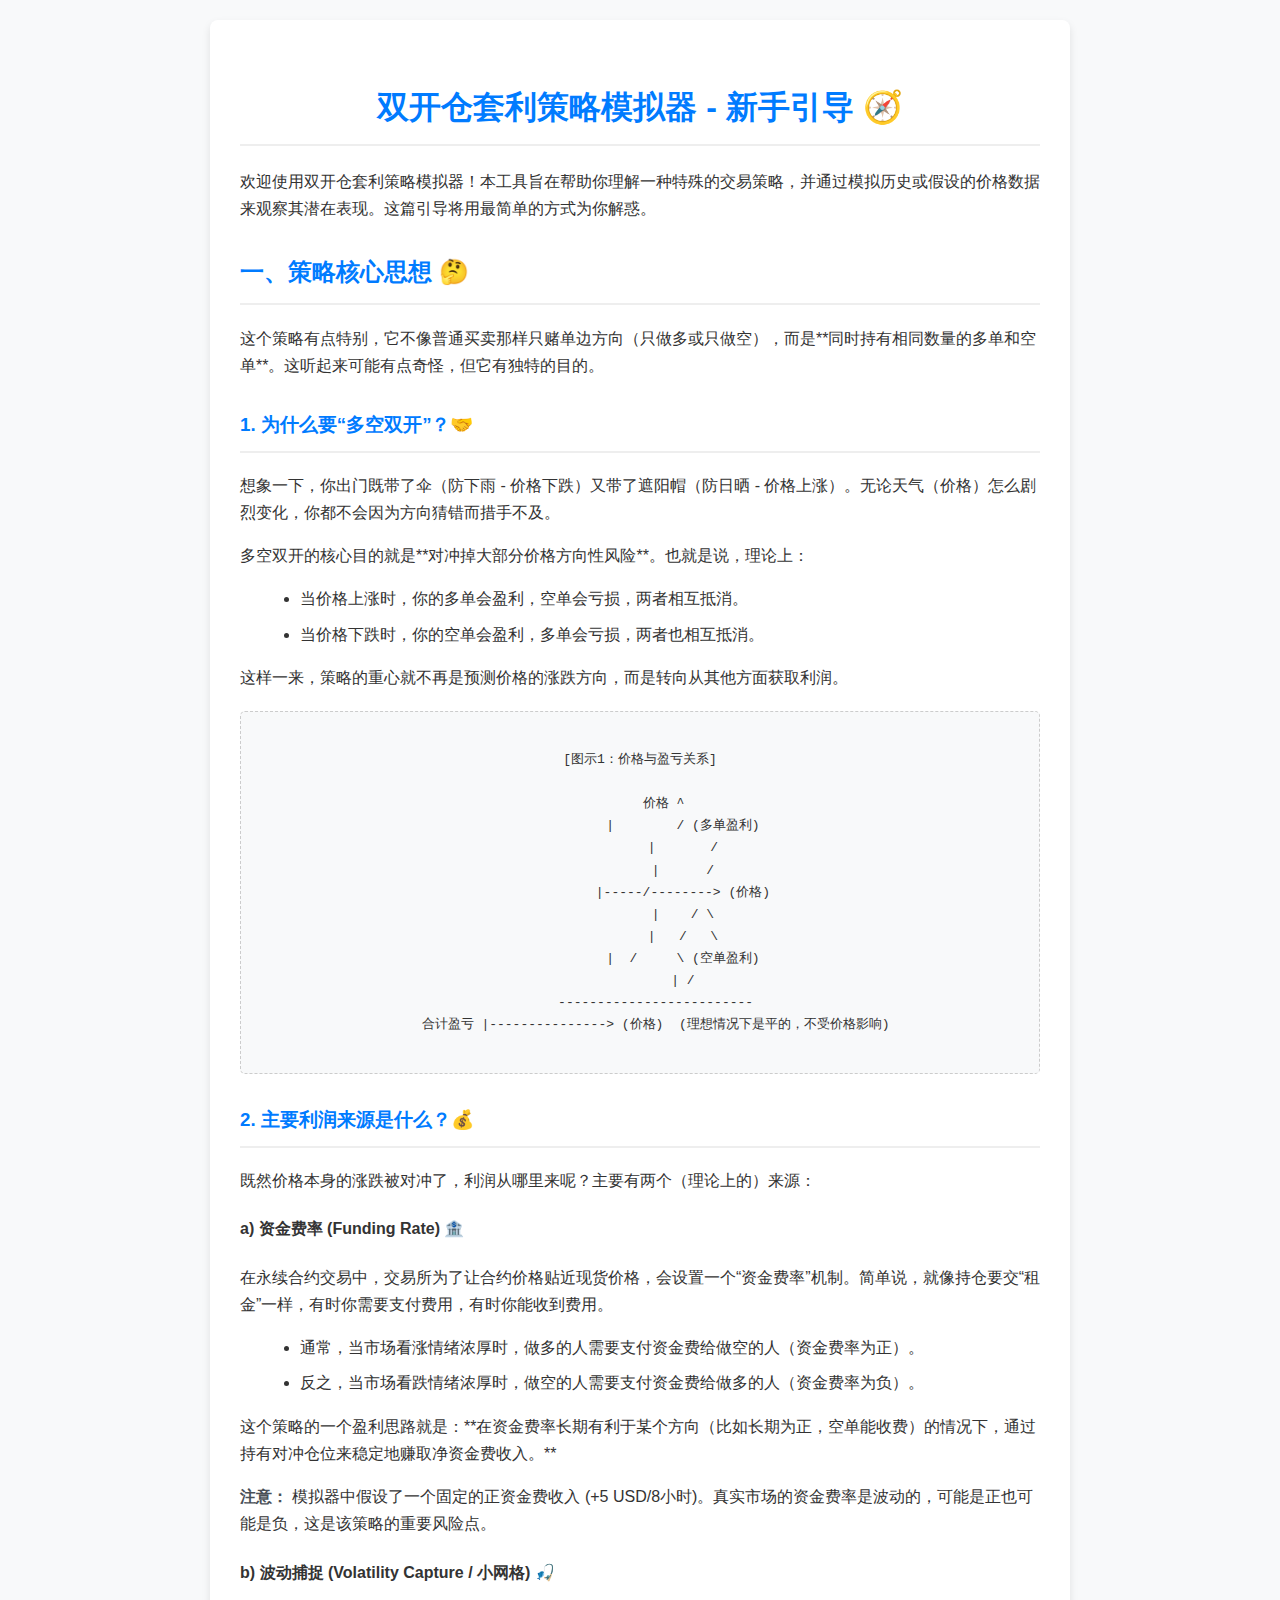
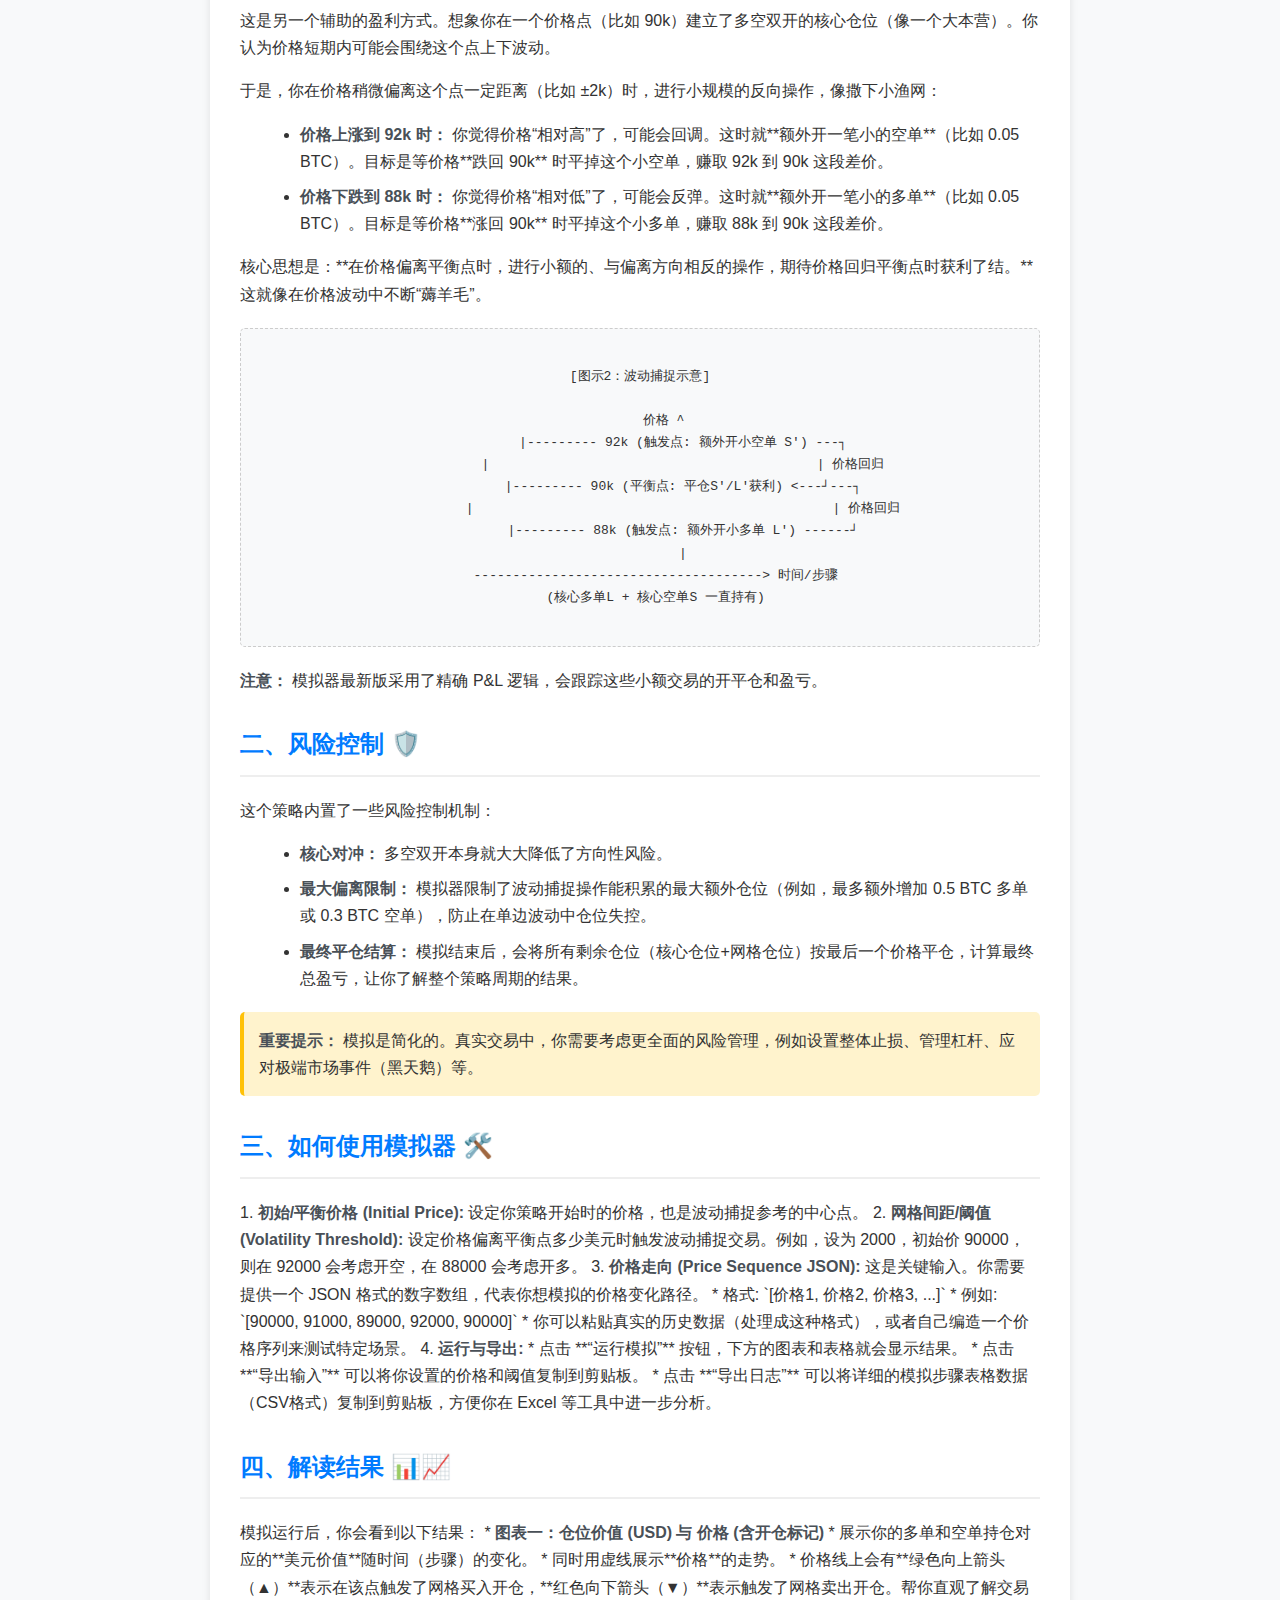
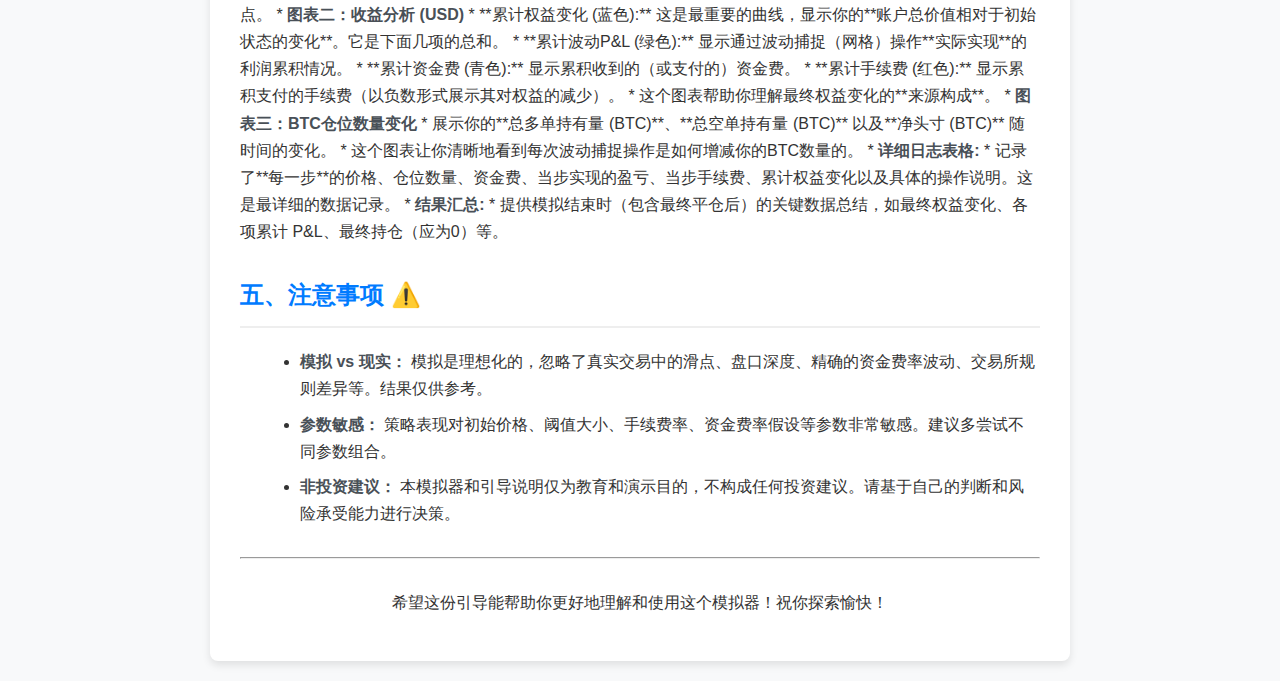
<file: projects/btc/read.html>
<!DOCTYPE html>
<html lang="zh">
<head>
    <meta charset="UTF-8">
    <title>双开仓套利策略模拟器 - 新手引导</title>
    <style>
        body { font-family: -apple-system, BlinkMacSystemFont, "Segoe UI", Roboto, "Helvetica Neue", Arial, sans-serif; margin: 0; padding: 0; line-height: 1.7; background-color: #f8f9fa; color: #333; }
        .container { max-width: 800px; margin: 20px auto; padding: 30px; background-color: #fff; border-radius: 8px; box-shadow: 0 4px 8px rgba(0,0,0,0.1); }
        h1, h2, h3 { color: #007bff; border-bottom: 2px solid #eee; padding-bottom: 10px; margin-top: 30px;}
        h1 { text-align: center; }
        p { margin-bottom: 15px; }
        ul, ol { margin-left: 20px; margin-bottom: 15px; }
        li { margin-bottom: 8px; }
        code { background-color: #e9ecef; padding: 2px 6px; border-radius: 4px; font-family: monospace; }
        strong { color: #495057; }
        .diagram { background-color: #f8f9fa; border: 1px dashed #ccc; padding: 15px; margin: 20px 0; text-align: center; font-family: monospace; white-space: pre; overflow-x: auto; border-radius: 5px;}
        .example { border-left: 4px solid #007bff; padding-left: 15px; margin: 20px 0; background-color: #e7f3ff; padding: 15px; border-radius: 5px;}
        .warning { background-color: #fff3cd; border-left: 4px solid #ffc107; padding: 15px; margin: 20px 0; border-radius: 5px;}
        a { color: #007bff; text-decoration: none; }
        a:hover { text-decoration: underline; }
    </style>
</head>
<body>

<div class="container">
    <h1>双开仓套利策略模拟器 - 新手引导 🧭</h1>

    <p>欢迎使用双开仓套利策略模拟器！本工具旨在帮助你理解一种特殊的交易策略，并通过模拟历史或假设的价格数据来观察其潜在表现。这篇引导将用最简单的方式为你解惑。</p>

    <h2>一、策略核心思想 🤔</h2>

    这个策略有点特别，它不像普通买卖那样只赌单边方向（只做多或只做空），而是**同时持有相同数量的多单和空单**。这听起来可能有点奇怪，但它有独特的目的。

    <h3>1. 为什么要“多空双开”？🤝</h3>
    <p>想象一下，你出门既带了伞（防下雨 - 价格下跌）又带了遮阳帽（防日晒 - 价格上涨）。无论天气（价格）怎么剧烈变化，你都不会因为方向猜错而措手不及。</p>
    <p>多空双开的核心目的就是**对冲掉大部分价格方向性风险**。也就是说，理论上：</p>
    <ul>
        <li>当价格上涨时，你的多单会盈利，空单会亏损，两者相互抵消。</li>
        <li>当价格下跌时，你的空单会盈利，多单会亏损，两者也相互抵消。</li>
    </ul>
    <p>这样一来，策略的重心就不再是预测价格的涨跌方向，而是转向从其他方面获取利润。</p>
    <div class="diagram">
[图示1：价格与盈亏关系]

      价格 ^
           |        / (多单盈利)
           |       /
           |      /
           |-----/--------> (价格)
           |    / \
           |   /   \
           |  /     \ (空单盈利)
           | /
    -------------------------
    合计盈亏 |---------------> (价格)  (理想情况下是平的，不受价格影响)
    </div>

    <h3>2. 主要利润来源是什么？💰</h3>
    <p>既然价格本身的涨跌被对冲了，利润从哪里来呢？主要有两个（理论上的）来源：</p>

    <h4>a) 资金费率 (Funding Rate) 🏦</h4>
    <p>在永续合约交易中，交易所为了让合约价格贴近现货价格，会设置一个“资金费率”机制。简单说，就像持仓要交“租金”一样，有时你需要支付费用，有时你能收到费用。</p>
    <ul>
        <li>通常，当市场看涨情绪浓厚时，做多的人需要支付资金费给做空的人（资金费率为正）。</li>
        <li>反之，当市场看跌情绪浓厚时，做空的人需要支付资金费给做多的人（资金费率为负）。</li>
    </ul>
    <p>这个策略的一个盈利思路就是：**在资金费率长期有利于某个方向（比如长期为正，空单能收费）的情况下，通过持有对冲仓位来稳定地赚取净资金费收入。**</p>
    <p class="note"><strong>注意：</strong> 模拟器中假设了一个固定的正资金费收入 (+5 USD/8小时)。真实市场的资金费率是波动的，可能是正也可能是负，这是该策略的重要风险点。</p>

    <h4>b) 波动捕捉 (Volatility Capture / 小网格) 🎣</h4>
    <p>这是另一个辅助的盈利方式。想象你在一个价格点（比如 90k）建立了多空双开的核心仓位（像一个大本营）。你认为价格短期内可能会围绕这个点上下波动。</p>
    <p>于是，你在价格稍微偏离这个点一定距离（比如 ±2k）时，进行小规模的反向操作，像撒下小渔网：</p>
    <ul>
        <li><strong>价格上涨到 92k 时：</strong> 你觉得价格“相对高”了，可能会回调。这时就**额外开一笔小的空单**（比如 0.05 BTC）。目标是等价格**跌回 90k** 时平掉这个小空单，赚取 92k 到 90k 这段差价。</li>
        <li><strong>价格下跌到 88k 时：</strong> 你觉得价格“相对低”了，可能会反弹。这时就**额外开一笔小的多单**（比如 0.05 BTC）。目标是等价格**涨回 90k** 时平掉这个小多单，赚取 88k 到 90k 这段差价。</li>
    </ul>
    <p>核心思想是：**在价格偏离平衡点时，进行小额的、与偏离方向相反的操作，期待价格回归平衡点时获利了结。** 这就像在价格波动中不断“薅羊毛”。</p>
    <div class="diagram">
[图示2：波动捕捉示意]

      价格 ^
           |--------- 92k (触发点: 额外开小空单 S') ---┐
           |                                          | 价格回归
           |--------- 90k (平衡点: 平仓S'/L'获利) <---┘---┐
           |                                              | 价格回归
           |--------- 88k (触发点: 额外开小多单 L') ------┘
           |
    -------------------------------------> 时间/步骤
    (核心多单L + 核心空单S 一直持有)
    </div>
    <p class="note"><strong>注意：</strong> 模拟器最新版采用了精确 P&L 逻辑，会跟踪这些小额交易的开平仓和盈亏。</p>

    <h2>二、风险控制 🛡️</h2>
    <p>这个策略内置了一些风险控制机制：</p>
    <ul>
        <li><strong>核心对冲：</strong> 多空双开本身就大大降低了方向性风险。</li>
        <li><strong>最大偏离限制：</strong> 模拟器限制了波动捕捉操作能积累的最大额外仓位（例如，最多额外增加 0.5 BTC 多单或 0.3 BTC 空单），防止在单边波动中仓位失控。</li>
        <li><strong>最终平仓结算：</strong> 模拟结束后，会将所有剩余仓位（核心仓位+网格仓位）按最后一个价格平仓，计算最终总盈亏，让你了解整个策略周期的结果。</li>
    </ul>
    <p class="warning"><strong>重要提示：</strong> 模拟是简化的。真实交易中，你需要考虑更全面的风险管理，例如设置整体止损、管理杠杆、应对极端市场事件（黑天鹅）等。</p>

    <h2>三、如何使用模拟器 🛠️</h2>

    1.  <strong>初始/平衡价格 (Initial Price):</strong> 设定你策略开始时的价格，也是波动捕捉参考的中心点。
    2.  <strong>网格间距/阈值 (Volatility Threshold):</strong> 设定价格偏离平衡点多少美元时触发波动捕捉交易。例如，设为 2000，初始价 90000，则在 92000 会考虑开空，在 88000 会考虑开多。
    3.  <strong>价格走向 (Price Sequence JSON):</strong> 这是关键输入。你需要提供一个 JSON 格式的数字数组，代表你想模拟的价格变化路径。
        * 格式: `[价格1, 价格2, 价格3, ...]`
        * 例如: `[90000, 91000, 89000, 92000, 90000]`
        * 你可以粘贴真实的历史数据（处理成这种格式），或者自己编造一个价格序列来测试特定场景。
    4.  <strong>运行与导出:</strong>
        * 点击 **“运行模拟”** 按钮，下方的图表和表格就会显示结果。
        * 点击 **“导出输入”** 可以将你设置的价格和阈值复制到剪贴板。
        * 点击 **“导出日志”** 可以将详细的模拟步骤表格数据（CSV格式）复制到剪贴板，方便你在 Excel 等工具中进一步分析。

    <h2>四、解读结果 📊📈</h2>

    模拟运行后，你会看到以下结果：

    * <strong>图表一：仓位价值 (USD) 与 价格 (含开仓标记)</strong>
        * 展示你的多单和空单持仓对应的**美元价值**随时间（步骤）的变化。
        * 同时用虚线展示**价格**的走势。
        * 价格线上会有**绿色向上箭头（▲）**表示在该点触发了网格买入开仓，**红色向下箭头（▼）**表示触发了网格卖出开仓。帮你直观了解交易点。
    * <strong>图表二：收益分析 (USD)</strong>
        * **累计权益变化 (蓝色):** 这是最重要的曲线，显示你的**账户总价值相对于初始状态的变化**。它是下面几项的总和。
        * **累计波动P&L (绿色):** 显示通过波动捕捉（网格）操作**实际实现**的利润累积情况。
        * **累计资金费 (青色):** 显示累积收到的（或支付的）资金费。
        * **累计手续费 (红色):** 显示累积支付的手续费（以负数形式展示其对权益的减少）。
        * 这个图表帮助你理解最终权益变化的**来源构成**。
    * <strong>图表三：BTC仓位数量变化</strong>
        * 展示你的**总多单持有量 (BTC)**、**总空单持有量 (BTC)** 以及**净头寸 (BTC)** 随时间的变化。
        * 这个图表让你清晰地看到每次波动捕捉操作是如何增减你的BTC数量的。
    * <strong>详细日志表格:</strong>
        * 记录了**每一步**的价格、仓位数量、资金费、当步实现的盈亏、当步手续费、累计权益变化以及具体的操作说明。这是最详细的数据记录。
    * <strong>结果汇总:</strong>
        * 提供模拟结束时（包含最终平仓后）的关键数据总结，如最终权益变化、各项累计 P&L、最终持仓（应为0）等。

    <h2>五、注意事项 ⚠️</h2>
    <ul>
        <li><strong>模拟 vs 现实：</strong> 模拟是理想化的，忽略了真实交易中的滑点、盘口深度、精确的资金费率波动、交易所规则差异等。结果仅供参考。</li>
        <li><strong>参数敏感：</strong> 策略表现对初始价格、阈值大小、手续费率、资金费率假设等参数非常敏感。建议多尝试不同参数组合。</li>
        <li><strong>非投资建议：</strong> 本模拟器和引导说明仅为教育和演示目的，不构成任何投资建议。请基于自己的判断和风险承受能力进行决策。</li>
    </ul>

    <hr style="margin: 30px 0;">
    <p style="text-align: center;">希望这份引导能帮助你更好地理解和使用这个模拟器！祝你探索愉快！</p>
    </div>

</body>
</html>
</file>
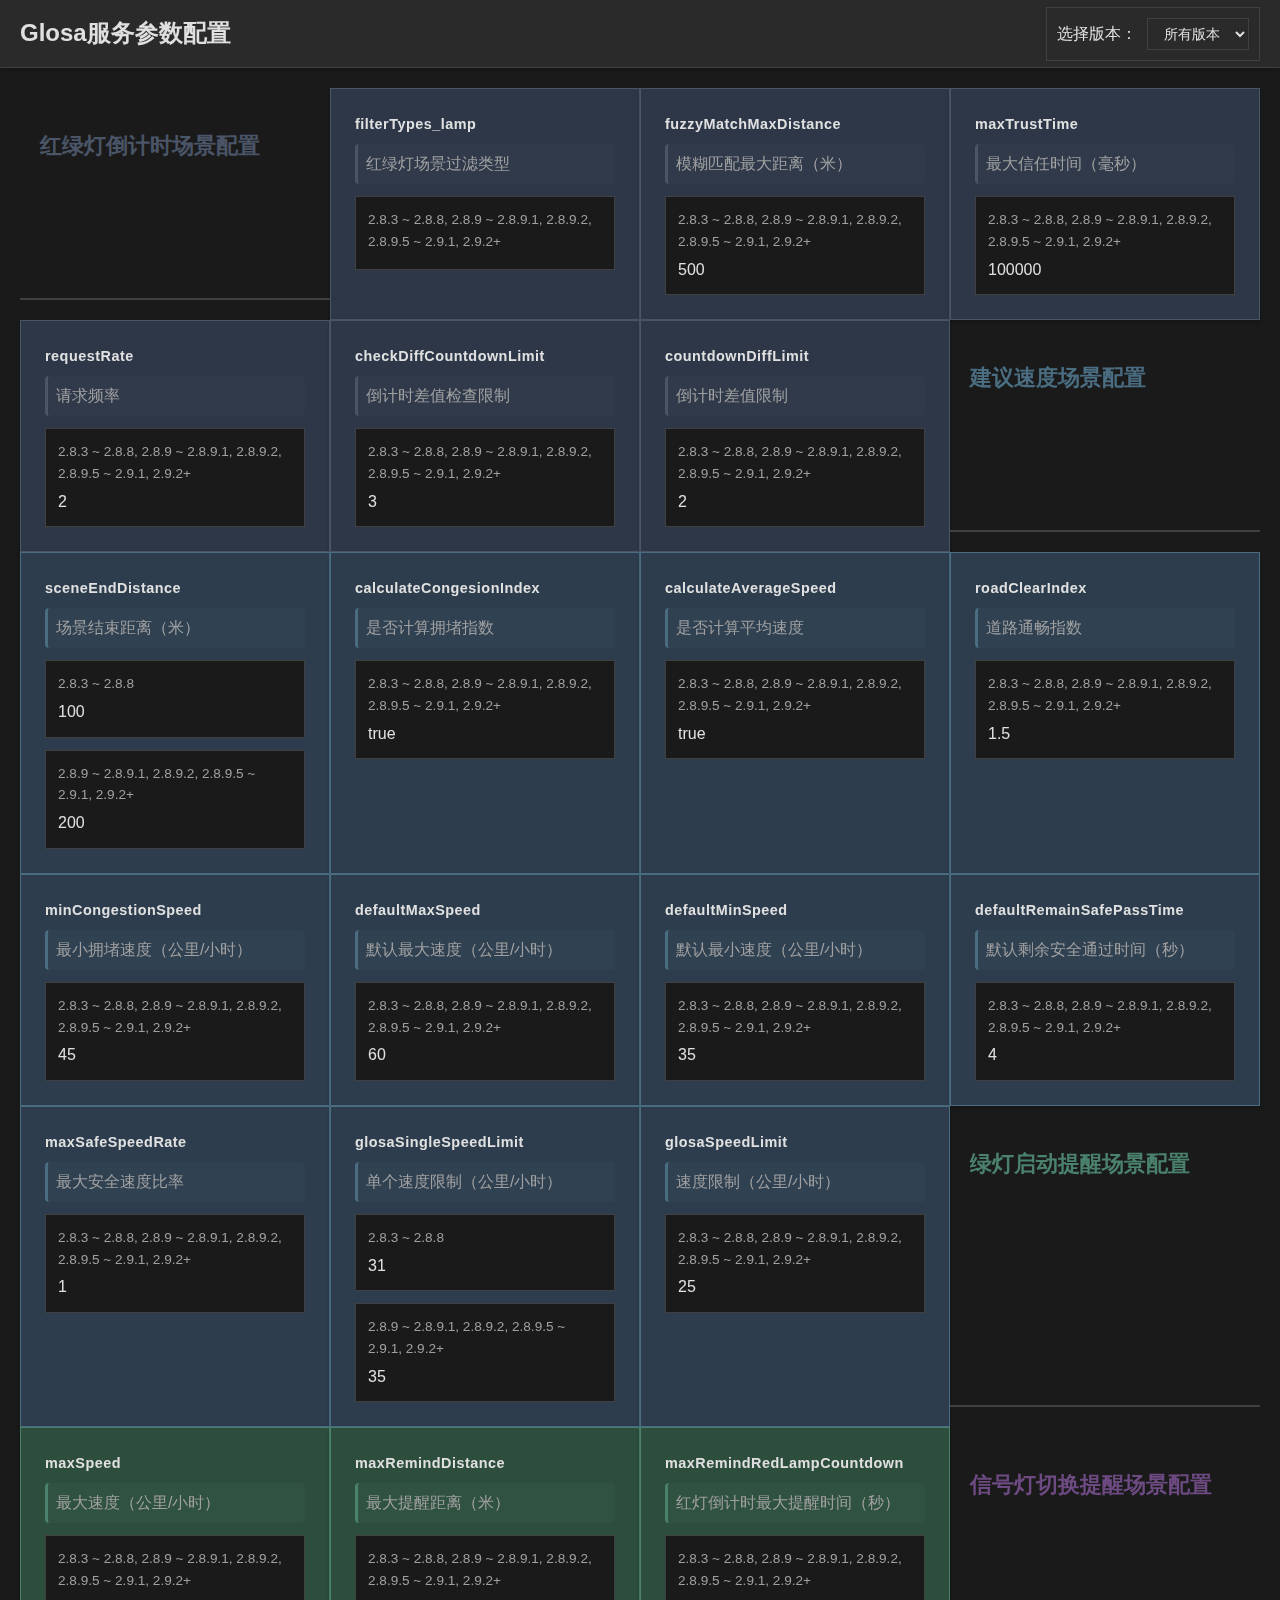
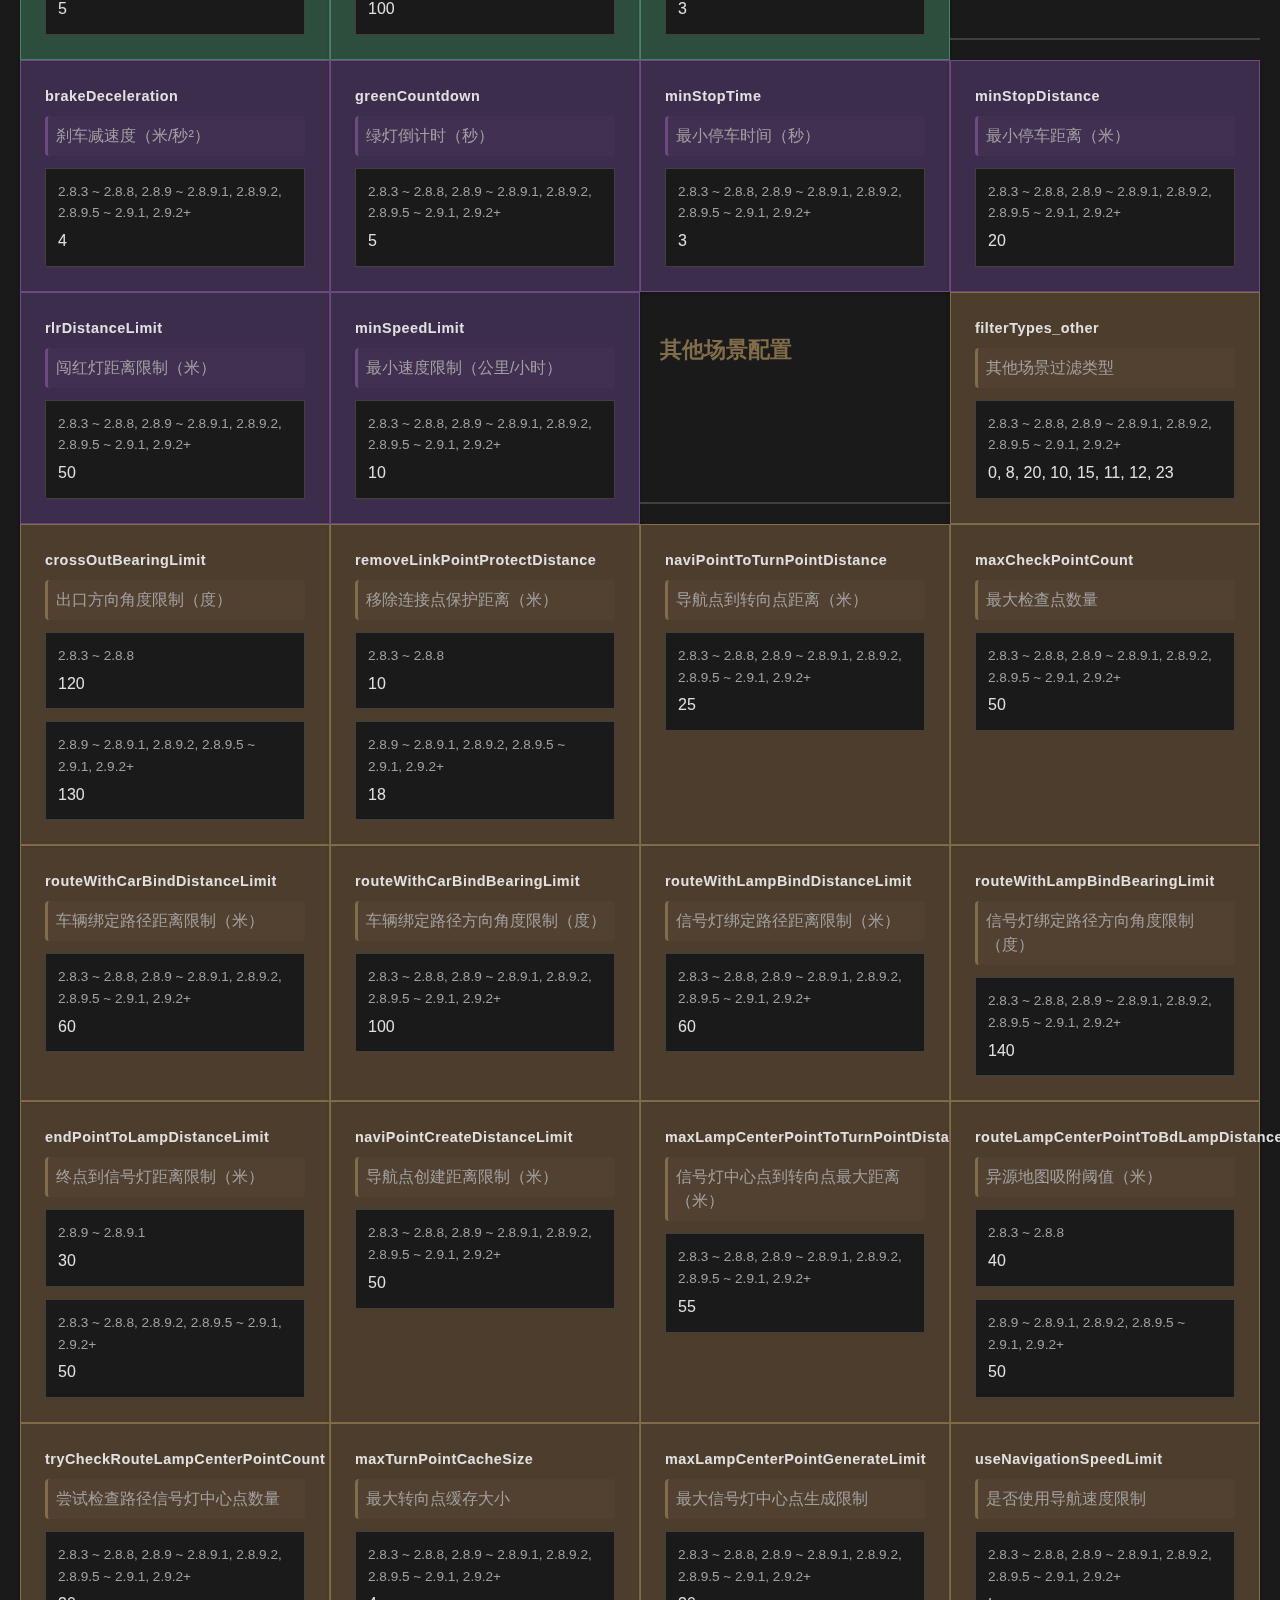
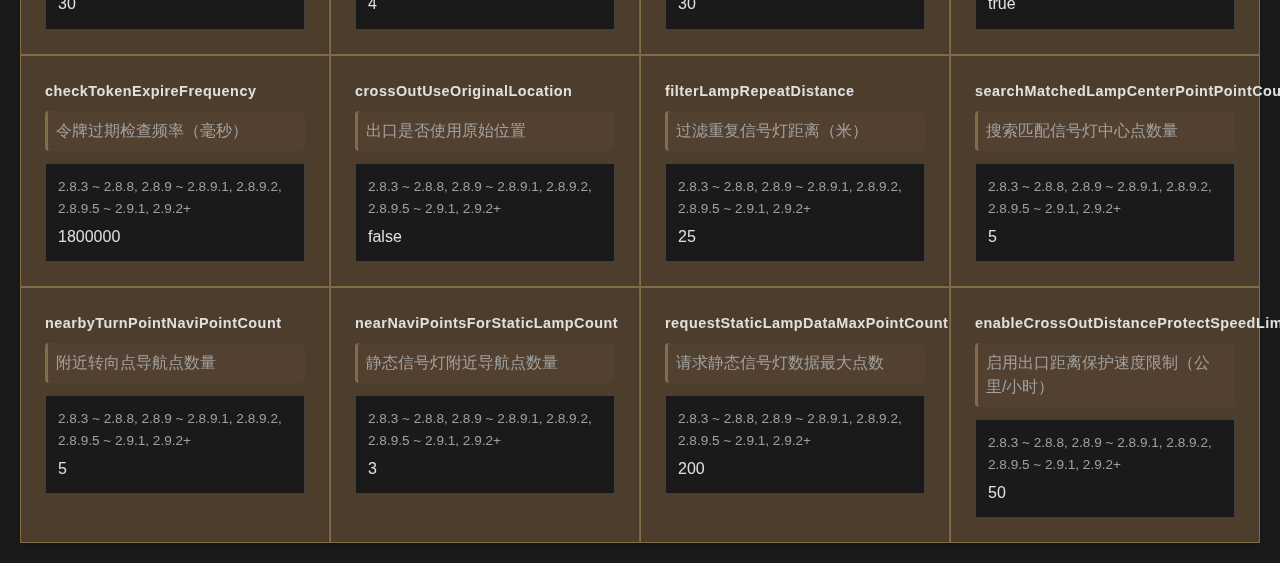
<file: projects/glosaConfig/glosa服务参数.html>
<!DOCTYPE html>
<html lang="zh">
<head>
    <meta charset="UTF-8">
    <title>Glosa服务参数配置</title>
    <link rel="stylesheet" href="/assets/css/common.css">
    <link rel="stylesheet" href="scene-colors.css">
    <style>
        :root {
            --bg-light: #1a1a1a;
            --bg-lighter: #2a2a2a;
            --text-primary: #e0e0e0;
            --text-secondary: #a0a0a0;
            --border-light: #404040;
            --primary-light: #4a90e2;
            --shadow-sm: 0 2px 4px rgba(0,0,0,0.2);
            --shadow-md: 0 4px 8px rgba(0,0,0,0.3);
        }

        body {
            font-family: Arial, sans-serif;
            background-color: var(--bg-light);
            color: var(--text-primary);
            margin: 0;
        }

        .container {
            margin: 0 auto;
            max-width: 100%;
            box-sizing: border-box;
            overflow-x: hidden;
        }
        
        .top-nav {
            position: sticky;
            top: 0;
            background: var(--bg-lighter);
            height: 68px;
            display: flex;
            align-items: center;
            justify-content: space-between;
            padding: 0 20px;
            box-shadow: var(--shadow-sm);
            z-index: 100;
            border-bottom: 1px solid var(--border-light);
        }
        
        .top-nav h1 {
            margin: 0;
            font-size: 1.5rem;
            color: var(--text-primary);
        }
        
        .version-selector {
            display: flex;
            align-items: center;
            gap: 10px;
            background: var(--bg-lighter);
            padding: 10px;
            border: 1px solid var(--border-light);
        }
        
        .version-selector select {
            padding: 6px 12px;
            border: 1px solid var(--border-light);
            font-size: 0.9rem;
            color: var(--text-primary);
            background: var(--bg-lighter);
            cursor: pointer;
        }
        
        .version-selector select:hover {
            border-color: var(--primary-light);
            background: var(--bg-lighter);
        }
        
        .params-grid {
            display: grid;
            grid-template-columns: repeat(auto-fit, minmax(300px, 1fr));
            padding: 20px;
            width: 100%;
            box-sizing: border-box;
            background: var(--bg-light);
        }
        
        .param-card {
            background: var(--bg-lighter);
            padding: 16px;
            width: 100%;
            box-sizing: border-box;
            transition: all 0.3s ease;
            border: 1px solid var(--border-light);
            box-shadow: var(--shadow-sm);
        }

        .param-card:hover {
            transform: translateY(-2px);
            box-shadow: var(--shadow-md);
            border-color: var(--primary-light);
        }
        
        .param-name {
            font-size: 0.9rem;
            font-weight: 600;
            color: var(--text-primary);
            margin-bottom: 8px;
            letter-spacing: 0.5px;
        }
        
        .param-desc {
            color: var(--text-secondary);
            font-size: 1rem;
            margin-bottom: 12px;
            line-height: 1.5;
        }
        
        .version-values {
            display: grid;
            grid-template-columns: repeat(auto-fit, minmax(200px, 1fr));
            gap: 12px;
            margin-top: 10px;
        }
        
        .version-value {
            background: var(--bg-light);
            padding: 12px;
            text-align: left;
            font-size: 1rem;
            border: 1px solid var(--border-light);
            transition: all 0.2s ease;
        }
        
      
        
        .version-value .version-label {
            font-size: 0.85rem;
            color: var(--text-secondary);
            margin-bottom: 4px;
        }
        
        .version-value .value {
            font-weight: 500;
            color: var(--text-primary);
            font-size: 1rem;
        }
        
        .version-value .value:lang(en) {
            font-size: 0.9rem;
        }
        
        .version-value .value:not(:lang(en)):not(:lang(zh)) {
            font-size: 1.2rem;
            font-weight: 600;
            color: var(--primary-color);
        }
        
        .scene-title {
            font-size: 1.4rem;
            color: var(--text-primary);
            
            border-bottom: 2px solid var(--border-light);
            background: transparent;
            margin: 20px 0;
        }
    </style>
</head>
<body>
    <div class="container">
        <div class="top-nav">
            <h1>Glosa服务参数配置</h1>
            <div class="version-selector">
                <label for="version">选择版本：</label>
                <select id="version" onchange="showVersion(this.value)">
                    <option value="all">所有版本</option>
                    <option value="0">版本 0</option>
                    <option value="1">版本 1</option>
                    <option value="2">版本 2</option>
                    <option value="3">版本 3</option>
                    <option value="4">版本 4</option>
                </select>
            </div>
        </div>

        <div id="content" class="params-grid"></div>
    </div>

    <script>
        const paramDescriptions = {
            "lampCountdownScene": "红绿灯倒计时场景配置",
            "filterTypes_lamp": "过滤类型列表（红绿灯场景）",
            "fuzzyMatchMaxDistance": "模糊匹配最大距离（米）",
            "maxTrustTime": "最大信任时间（毫秒）",
            "requestRate": "请求频率",
            "checkDiffCountdownLimit": "倒计时差值检查限制",
            "countdownDiffLimit": "倒计时差值限制",
            
            
            
            "suggestSpeedScene": "建议速度场景配置",
            "sceneEndDistance": "场景结束距离（米）",
            "calculateCongesionIndex": "是否计算拥堵指数",
            "calculateAverageSpeed": "是否计算平均速度",
            "roadClearIndex": "道路通畅指数",
            "minCongestionSpeed": "最小拥堵速度（公里/小时）",
            "defaultMaxSpeed": "默认最大速度（公里/小时）",
            "defaultMinSpeed": "默认最小速度（公里/小时）",
            "defaultRemainSafePassTime": "默认剩余安全通过时间（秒）",
            "maxSafeSpeedRate": "最大安全速度比率",
            "glosaSingleSpeedLimit": "单个速度限制（公里/小时）",
            "glosaSpeedLimit": "速度限制（公里/小时）",
            
            "greenStartRemindScene": "绿灯启动提醒场景配置",
            "maxSpeed": "最大速度（公里/小时）",
            "maxRemindDistance": "最大提醒距离（米）",
            "maxRemindRedLampCountdown": "红灯倒计时最大提醒时间（秒）",
            
            "lampColorSwitchRemindScene": "信号灯切换提醒场景配置",
            "brakeDeceleration": "刹车减速度（米/秒²）",
            "greenCountdown": "绿灯倒计时（秒）",
            "minStopTime": "最小停车时间（秒）",
            "minStopDistance": "最小停车距离（米）",
            "rlrDistanceLimit": "闯红灯距离限制（米）",
            "minSpeedLimit": "最小速度限制（公里/小时）",
            
            "otherScene": "其他场景配置",
            "filterTypes_other": "过滤类型列表（其他场景）",
            "crossOutBearingLimit": "出口方向角度限制（度）",
            "removeLinkPointProtectDistance": "移除连接点保护距离（米）",
            "naviPointToTurnPointDistance": "导航点到转向点距离（米）",
            "maxCheckPointCount": "最大检查点数量",
            "routeWithCarBindDistanceLimit": "车辆绑定路径距离限制（米）",
            "routeWithCarBindBearingLimit": "车辆绑定路径方向角度限制（度）",
            "routeWithLampBindDistanceLimit": "信号灯绑定路径距离限制（米）",
            "routeWithLampBindBearingLimit": "信号灯绑定路径方向角度限制（度）",
            "endPointToLampDistanceLimit": "终点到信号灯距离限制（米）",
            "naviPointCreateDistanceLimit": "导航点创建距离限制（米）",
            "maxLampCenterPointToTurnPointDistance": "信号灯中心点到转向点最大距离（米）",
            "routeLampCenterPointToBdLampDistance": "异源地图吸附阈值（米）",
            "tryCheckRouteLampCenterPointCount": "尝试检查路径信号灯中心点数量",
            "maxTurnPointCacheSize": "最大转向点缓存大小",
            "maxLampCenterPointGenerateLimit": "最大信号灯中心点生成限制",
            "useNavigationSpeedLimit": "是否使用导航速度限制",
            "checkTokenExpireFrequency": "令牌过期检查频率（毫秒）",
            "crossOutUseOriginalLocation": "出口是否使用原始位置",
            "filterLampRepeatDistance": "过滤重复信号灯距离（米）",
            "searchMatchedLampCenterPointPointCount": "搜索匹配信号灯中心点数量",
            "nearbyTurnPointNaviPointCount": "附近转向点导航点数量",
            "nearNaviPointsForStaticLampCount": "静态信号灯附近导航点数量",
            "requestStaticLampDataMaxPointCount": "请求静态信号灯数据最大点数",
            "enableCrossOutDistanceProtectSpeedLimit": "启用出口距离保护速度限制（公里/小时）",
            "requestStaticLampRemoveHeadPointCount": "请求静态信号灯移除头部点数量",
            "checkRepeatLampNearPointCount": "检查重复信号灯附近点数量",
            "nonDirectionShow": "无方向显示模式",
            "hostNames": "服务器主机名列表",
            "segmentBindRouteIntervalTime": "路段绑定路径间隔时间（毫秒）",
            "segmentBindRoutePointCount": "路段绑定路径点数量"
        };

        const configs = {
            "0": {"lampCountdownScene":{"fuzzyMatchMaxDistance":500.0,"maxTrustTime":100000,"requestRate":2,"checkDiffCountdownLimit":3,"countdownDiffLimit":2},"suggestSpeedScene":{"sceneEndDistance":100.0,"calculateCongesionIndex":true,"calculateAverageSpeed":true,"roadClearIndex":1.5,"minCongestionSpeed":45.0,"remindText":{"2002":"建议绿灯通行车速%s公里每小时"},"defaultMaxSpeed":60.0,"defaultMinSpeed":35.0,"defaultRemainSafePassTime":4,"maxSafeSpeedRate":1.0,"glosaSingleSpeedLimit":31,"glosaSpeedLimit":25},"greenStartRemindScene":{"maxSpeed":5.0,"maxRemindDistance":100.0,"maxRemindRedLampCountdown":3,"remindText":{"3001":"即将绿灯，准备起步"}},"lampColorSwitchRemindScene":{"brakeDeceleration":4.0,"greenCountdown":5.0,"minStopTime":3.0,"minStopDistance":20.0,"rlrDistanceLimit":50,"minSpeedLimit":10},"otherScene":{"crossOutBearingLimit":120.0,"removeLinkPointProtectDistance":10.0,"naviPointToTurnPointDistance":25.0,"maxCheckPointCount":50.0,"routeWithCarBindDistanceLimit":60,"routeWithCarBindBearingLimit":100.0,"routeWithLampBindDistanceLimit":60,"routeWithLampBindBearingLimit":140.0,"endPointToLampDistanceLimit":50,"naviPointCreateDistanceLimit":50,"maxLampCenterPointToTurnPointDistance":55,"routeLampCenterPointToBdLampDistance":40,"tryCheckRouteLampCenterPointCount":30,"maxTurnPointCacheSize":4,"maxLampCenterPointGenerateLimit":30,"useNavigationSpeedLimit":true,"filterTypes":[0,8,20,10,15,11,12,23],"checkTokenExpireFrequency":1800000,"crossOutUseOriginalLocation":false,"filterLampRepeatDistance":25,"searchMatchedLampCenterPointPointCount":5,"nearbyTurnPointNaviPointCount":5,"nearNaviPointsForStaticLampCount":3,"requestStaticLampDataMaxPointCount":200,"enableCrossOutDistanceProtectSpeedLimit":50}},
            "1": {"lampCountdownScene":{"fuzzyMatchMaxDistance":500.0,"maxTrustTime":100000,"requestRate":2,"checkDiffCountdownLimit":3,"countdownDiffLimit":2,"filterTypes":[]},"suggestSpeedScene":{"sceneEndDistance":200.0,"calculateCongesionIndex":true,"calculateAverageSpeed":true,"roadClearIndex":1.5,"minCongestionSpeed":45.0,"remindText":{"2002":"建议绿灯通行车速%s公里每小时"},"defaultMaxSpeed":60.0,"defaultMinSpeed":35.0,"defaultRemainSafePassTime":4,"maxSafeSpeedRate":1.0,"glosaSingleSpeedLimit":35,"glosaSpeedLimit":25},"greenStartRemindScene":{"maxSpeed":5.0,"maxRemindDistance":100.0,"maxRemindRedLampCountdown":3,"remindText":{"3001":"即将绿灯，准备起步"}},"lampColorSwitchRemindScene":{"brakeDeceleration":4.0,"greenCountdown":5.0,"minStopTime":3.0,"minStopDistance":20.0,"rlrDistanceLimit":50,"minSpeedLimit":10},"otherScene":{"crossOutBearingLimit":130.0,"removeLinkPointProtectDistance":18.0,"naviPointToTurnPointDistance":25.0,"maxCheckPointCount":50.0,"routeWithCarBindDistanceLimit":60,"routeWithCarBindBearingLimit":100.0,"routeWithLampBindDistanceLimit":60,"routeWithLampBindBearingLimit":140.0,"endPointToLampDistanceLimit":30,"naviPointCreateDistanceLimit":50,"maxLampCenterPointToTurnPointDistance":55,"routeLampCenterPointToBdLampDistance":50,"tryCheckRouteLampCenterPointCount":30,"maxTurnPointCacheSize":4,"maxLampCenterPointGenerateLimit":30,"useNavigationSpeedLimit":true,"filterTypes":[0,8,20,10,15,11,12,23],"checkTokenExpireFrequency":1800000,"crossOutUseOriginalLocation":false,"filterLampRepeatDistance":25,"searchMatchedLampCenterPointPointCount":5,"nearbyTurnPointNaviPointCount":5,"nearNaviPointsForStaticLampCount":3,"requestStaticLampDataMaxPointCount":200,"enableCrossOutDistanceProtectSpeedLimit":50,"requestStaticLampRemoveHeadPointCount":0}},
            "2": {"lampCountdownScene":{"fuzzyMatchMaxDistance":500.0,"maxTrustTime":100000,"requestRate":2,"checkDiffCountdownLimit":3,"countdownDiffLimit":2,"filterTypes":[]},"suggestSpeedScene":{"sceneEndDistance":200.0,"calculateCongesionIndex":true,"calculateAverageSpeed":true,"roadClearIndex":1.5,"minCongestionSpeed":45.0,"remindText":{"2002":"建议绿灯通行车速%s公里每小时"},"defaultMaxSpeed":60.0,"defaultMinSpeed":35.0,"defaultRemainSafePassTime":4,"maxSafeSpeedRate":1.0,"glosaSingleSpeedLimit":35,"glosaSpeedLimit":25},"greenStartRemindScene":{"maxSpeed":5.0,"maxRemindDistance":100.0,"maxRemindRedLampCountdown":3,"remindText":{"3001":"即将绿灯，准备起步"}},"lampColorSwitchRemindScene":{"brakeDeceleration":4.0,"greenCountdown":5.0,"minStopTime":3.0,"minStopDistance":20.0,"rlrDistanceLimit":50,"minSpeedLimit":10},"otherScene":{"crossOutBearingLimit":130.0,"removeLinkPointProtectDistance":18.0,"naviPointToTurnPointDistance":25.0,"maxCheckPointCount":50.0,"routeWithCarBindDistanceLimit":60,"routeWithCarBindBearingLimit":100.0,"routeWithLampBindDistanceLimit":60,"routeWithLampBindBearingLimit":140.0,"endPointToLampDistanceLimit":50,"naviPointCreateDistanceLimit":50,"maxLampCenterPointToTurnPointDistance":55,"routeLampCenterPointToBdLampDistance":50,"tryCheckRouteLampCenterPointCount":30,"maxTurnPointCacheSize":4,"maxLampCenterPointGenerateLimit":30,"useNavigationSpeedLimit":true,"filterTypes":[0,8,20,10,15,11,12,23],"checkTokenExpireFrequency":1800000,"crossOutUseOriginalLocation":false,"filterLampRepeatDistance":25,"searchMatchedLampCenterPointPointCount":5,"nearbyTurnPointNaviPointCount":5,"nearNaviPointsForStaticLampCount":3,"requestStaticLampDataMaxPointCount":200,"enableCrossOutDistanceProtectSpeedLimit":50,"requestStaticLampRemoveHeadPointCount":0,"checkRepeatLampNearPointCount":5,"nonDirectionShow":1,"hostNames":["bmw-stag.v2x.clouda.com","bmw-prod.v2x.clouda.com","yunkong.v2x.clouda.com"],"segmentBindRouteIntervalT":100,"segmentBindRoutePointCount":10}},
            "3": {"lampCountdownScene":{"fuzzyMatchMaxDistance":500.0,"maxTrustTime":100000,"requestRate":2,"checkDiffCountdownLimit":3,"countdownDiffLimit":2,"filterTypes":[]},"suggestSpeedScene":{"sceneEndDistance":200.0,"calculateCongesionIndex":true,"calculateAverageSpeed":true,"roadClearIndex":1.5,"minCongestionSpeed":45.0,"remindText":{"2002":"建议绿灯通行车速%s公里每小时"},"defaultMaxSpeed":60.0,"defaultMinSpeed":35.0,"defaultRemainSafePassTime":4,"maxSafeSpeedRate":1.0,"glosaSingleSpeedLimit":35,"glosaSpeedLimit":25},"greenStartRemindScene":{"maxSpeed":5.0,"maxRemindDistance":100.0,"maxRemindRedLampCountdown":3,"remindText":{"3001":"即将绿灯，准备起步"}},"lampColorSwitchRemindScene":{"brakeDeceleration":4.0,"greenCountdown":5.0,"minStopTime":3.0,"minStopDistance":20.0,"rlrDistanceLimit":50,"minSpeedLimit":10},"otherScene":{"crossOutBearingLimit":130.0,"removeLinkPointProtectDistance":18.0,"naviPointToTurnPointDistance":25.0,"maxCheckPointCount":50.0,"routeWithCarBindDistanceLimit":60,"routeWithCarBindBearingLimit":100.0,"routeWithLampBindDistanceLimit":60,"routeWithLampBindBearingLimit":140.0,"endPointToLampDistanceLimit":50,"naviPointCreateDistanceLimit":50,"maxLampCenterPointToTurnPointDistance":55,"routeLampCenterPointToBdLampDistance":50,"tryCheckRouteLampCenterPointCount":30,"maxTurnPointCacheSize":4,"maxLampCenterPointGenerateLimit":30,"useNavigationSpeedLimit":true,"filterTypes":[0,8,20,10,15,11,12,23],"checkTokenExpireFrequency":1800000,"crossOutUseOriginalLocation":false,"filterLampRepeatDistance":25,"searchMatchedLampCenterPointPointCount":5,"nearbyTurnPointNaviPointCount":5,"nearNaviPointsForStaticLampCount":3,"requestStaticLampDataMaxPointCount":200,"enableCrossOutDistanceProtectSpeedLimit":50,"requestStaticLampRemoveHeadPointCount":0,"checkRepeatLampNearPointCount":5,"nonDirectionShow":1,"hostNames":["bmw-stag.v2x.clouda.com","bmw-prod.v2x.clouda.com","yunkong.v2x.clouda.com"],"segmentBindRouteIntervalTime":100,"segmentBindRoutePointCount":10}},
            "4": {"lampCountdownScene":{"fuzzyMatchMaxDistance":500.0,"maxTrustTime":100000,"requestRate":2,"checkDiffCountdownLimit":3,"countdownDiffLimit":2,"filterTypes":[]},"suggestSpeedScene":{"sceneEndDistance":200.0,"calculateCongesionIndex":true,"calculateAverageSpeed":true,"roadClearIndex":1.5,"minCongestionSpeed":45.0,"remindText":{"2002":"建议绿灯通行车速%s公里每小时"},"defaultMaxSpeed":60.0,"defaultMinSpeed":35.0,"defaultRemainSafePassTime":4,"maxSafeSpeedRate":1.0,"glosaSingleSpeedLimit":35,"glosaSpeedLimit":25},"greenStartRemindScene":{"maxSpeed":5.0,"maxRemindDistance":100.0,"maxRemindRedLampCountdown":3,"remindText":{"3001":"即将绿灯，准备起步"}},"lampColorSwitchRemindScene":{"brakeDeceleration":4.0,"greenCountdown":5.0,"minStopTime":3.0,"minStopDistance":20.0,"rlrDistanceLimit":50,"minSpeedLimit":10},"otherScene":{"crossOutBearingLimit":130.0,"removeLinkPointProtectDistance":18.0,"naviPointToTurnPointDistance":25.0,"maxCheckPointCount":50.0,"routeWithCarBindDistanceLimit":60,"routeWithCarBindBearingLimit":100.0,"routeWithLampBindDistanceLimit":60,"routeWithLampBindBearingLimit":140.0,"endPointToLampDistanceLimit":50,"naviPointCreateDistanceLimit":50,"maxLampCenterPointToTurnPointDistance":55,"routeLampCenterPointToBdLampDistance":50,"tryCheckRouteLampCenterPointCount":30,"maxTurnPointCacheSize":4,"maxLampCenterPointGenerateLimit":30,"useNavigationSpeedLimit":true,"filterTypes":[0,8,20,10,15,11,12,23],"checkTokenExpireFrequency":1800000,"crossOutUseOriginalLocation":false,"filterLampRepeatDistance":25,"searchMatchedLampCenterPointPointCount":5,"nearbyTurnPointNaviPointCount":5,"nearNaviPointsForStaticLampCount":3,"requestStaticLampDataMaxPointCount":200,"enableCrossOutDistanceProtectSpeedLimit":50,"requestStaticLampRemoveHeadPointCount":0,"checkRepeatLampNearPointCount":5,"nonDirectionShow":1,"hostNames":["bmw-stag.v2x.clouda.com","bmw-prod.v2x.clouda.com","yunkong.v2x.clouda.com"],"segmentBindRouteIntervalTime":100,"segmentBindRoutePointCount":10}}
        };

        const paramScenes = {
            // lampCountdownScene 参数
            "fuzzyMatchMaxDistance": "lampCountdownScene",
            "maxTrustTime": "lampCountdownScene",
            "requestRate": "lampCountdownScene",
            "checkDiffCountdownLimit": "lampCountdownScene",
            "countdownDiffLimit": "lampCountdownScene",
          
            
            // suggestSpeedScene 参数
            "sceneEndDistance": "suggestSpeedScene",
            "calculateCongesionIndex": "suggestSpeedScene",
            "calculateAverageSpeed": "suggestSpeedScene",
            "roadClearIndex": "suggestSpeedScene",
            "minCongestionSpeed": "suggestSpeedScene",
            "defaultMaxSpeed": "suggestSpeedScene",
            "defaultMinSpeed": "suggestSpeedScene",
            "defaultRemainSafePassTime": "suggestSpeedScene",
            "maxSafeSpeedRate": "suggestSpeedScene",
            "glosaSingleSpeedLimit": "suggestSpeedScene",
            "glosaSpeedLimit": "suggestSpeedScene",
            "remindText": "suggestSpeedScene",

            // greenStartRemindScene 参数
            "maxSpeed": "greenStartRemindScene",
            "maxRemindDistance": "greenStartRemindScene",
            "maxRemindRedLampCountdown": "greenStartRemindScene",
            
            // lampColorSwitchRemindScene 参数
            "brakeDeceleration": "lampColorSwitchRemindScene",
            "greenCountdown": "lampColorSwitchRemindScene",
            "minStopTime": "lampColorSwitchRemindScene",
            "minStopDistance": "lampColorSwitchRemindScene",
            "rlrDistanceLimit": "lampColorSwitchRemindScene",
            "minSpeedLimit": "lampColorSwitchRemindScene",
            
            // 其他参数
            "crossOutBearingLimit": "otherScene",
            "removeLinkPointProtectDistance": "otherScene",
            "naviPointToTurnPointDistance": "otherScene",
            "maxCheckPointCount": "otherScene",
            "routeWithCarBindDistanceLimit": "otherScene",
            "routeWithCarBindBearingLimit": "otherScene",
            "routeWithLampBindDistanceLimit": "otherScene",
            "routeWithLampBindBearingLimit": "otherScene",
            "endPointToLampDistanceLimit": "otherScene",
            "naviPointCreateDistanceLimit": "otherScene",
            "maxLampCenterPointToTurnPointDistance": "otherScene",
            "routeLampCenterPointToBdLampDistance": "otherScene",
            "tryCheckRouteLampCenterPointCount": "otherScene",
            "maxTurnPointCacheSize": "otherScene",
            "maxLampCenterPointGenerateLimit": "otherScene",
            "useNavigationSpeedLimit": "otherScene",
            "checkTokenExpireFrequency": "otherScene",
            "crossOutUseOriginalLocation": "otherScene",
            "filterLampRepeatDistance": "otherScene",
            "searchMatchedLampCenterPointPointCount": "otherScene",
            "nearbyTurnPointNaviPointCount": "otherScene",
            "nearNaviPointsForStaticLampCount": "otherScene",
            "requestStaticLampDataMaxPointCount": "otherScene",
            "enableCrossOutDistanceProtectSpeedLimit": "otherScene",
            "requestStaticLampRemoveHeadPointCount": "otherScene",
            "checkRepeatLampNearPointCount": "otherScene",
            "nonDirectionShow": "otherScene",
            "hostNames": "otherScene",
            "segmentBindRouteIntervalTime": "otherScene",
            "segmentBindRoutePointCount": "otherScene",
            "filterTypes": "otherScene",
            "filterTypes_lamp": "lampCountdownScene",
            "filterTypes_other": "otherScene"
        };

      

        function renderParamCard(key, description, versions) {
            // 特殊处理filterTypes参数
            if (key === 'filterTypes_lamp' || key === 'filterTypes_other') {
                const scene = key === 'filterTypes_lamp' ? 'lampCountdownScene' : 'otherScene';
                const values = {};
                for (let v = 0; v <= 4; v++) {
                    const config = configs[v];
                    if (config) {
                        const filterTypes = key === 'filterTypes_lamp' 
                            ? (config.lampCountdownScene?.filterTypes || [])
                            : (config.filterTypes || config.otherScene?.filterTypes || []);
                        values[v] = filterTypes;
                    }
                }
                versions = values;
            }

            const card = document.createElement('div');
            card.className = `param-card ${paramScenes[key] || 'otherScene'}`;
            
            const nameDiv = document.createElement('div');
            nameDiv.className = 'param-name';
            nameDiv.textContent = key;
            
            const descDiv = document.createElement('div');
            descDiv.className = 'param-desc';
            descDiv.textContent = description;
            
            const valuesDiv = document.createElement('div');
            valuesDiv.className = 'version-values';
            
            // 对相同值的版本进行分组
            const valueGroups = {};

            for (let v = 0; v <= 4; v++) {
                const val = versions[v];
                if (val !== undefined) {
                    const valStr = JSON.stringify(val);
                    if (!valueGroups[valStr]) {
                        valueGroups[valStr] = [];
                    }
                    valueGroups[valStr].push(v);
                }
            }

            // 获取SDK版本号映射
            const sdkVersions = {
                '0': '2.8.3 ~ 2.8.8',
                '1': '2.8.9 ~ 2.8.9.1',
                '2': '2.8.9.2',
                '3': '2.8.9.5 ~ 2.9.1',
                '4': '2.9.2+'
            };

            // 为每个不同的值创建一个版本值显示块，并按版本号排序
            for (const [valStr, versionList] of Object.entries(valueGroups)) {
                const valueDiv = document.createElement('div');
                valueDiv.className = 'version-value';
                
                const versionLabel = document.createElement('div');
                versionLabel.className = 'version-label';
                versionLabel.textContent = versionList.map(v => sdkVersions[v]).join(', ');
                
                const value = document.createElement('div');
                value.className = 'value';
                if (valStr === 'undefined') {
                    value.textContent = '未设置';
                } else {
                    try {
                        const parsedValue = JSON.parse(valStr);
                        if (Array.isArray(parsedValue)) {
                            value.textContent = parsedValue.join(', ');
                        } else {
                            value.textContent = valStr;
                        }
                    } catch (e) {
                        value.textContent = valStr;
                    }
                }
                
                valueDiv.appendChild(versionLabel);
                valueDiv.appendChild(value);
                valuesDiv.appendChild(valueDiv);
            }
            
            card.appendChild(nameDiv);
            card.appendChild(descDiv);
            card.appendChild(valuesDiv);
            return card;
        }

        function showVersion(version) {
            const content = document.getElementById('content');
            content.innerHTML = '';
            
         
            
            function processConfig(prefix, obj) {
                for (const [key, value] of Object.entries(obj)) {
                    const fullKey = prefix ? `${prefix}.${key}` : key;
                    if (typeof value === 'object' && value !== null && !Array.isArray(value)) {
                        if (paramDescriptions[key]) {
                            const sceneTitle = document.createElement('div');
                            sceneTitle.className = `scene-title ${key}`;
                            sceneTitle.textContent = paramDescriptions[key];
                            content.appendChild(sceneTitle);

                            // 在场景标题后立即添加对应的filterTypes
                            if (key === 'lampCountdownScene') {
                                content.appendChild(renderParamCard('filterTypes_lamp', '红绿灯场景过滤类型',
                                    Object.fromEntries(Object.entries(configs).map(([k, v]) => [
                                        k,
                                        v.lampCountdownScene?.filterTypes || []
                                    ]))));
                            } else if (key === 'otherScene') {
                                content.appendChild(renderParamCard('filterTypes_other', '其他场景过滤类型',
                                    Object.fromEntries(Object.entries(configs).map(([k, v]) => [
                                        k,
                                        v.filterTypes || v.otherScene?.filterTypes || []
                                    ]))));
                            }
                        }
                        processConfig(fullKey, value);
                    } else {
                        const versions = {};
                        for (let v = 0; v <= 4; v++) {
                            const vConfig = configs[v.toString()];
                            if (vConfig) {
                                if (key !== 'filterTypes') {
                                    const parts = fullKey.split('.');
                                    let val = vConfig;
                                    for (const part of parts) {
                                        val = val && val[part];
                                    }
                                    if (val !== undefined) {
                                        versions[v] = val;
                                    }
                                }
                            }
                        }
                        
                        if (key !== 'filterTypes' && paramDescriptions[key]) {
                            content.appendChild(renderParamCard(key, paramDescriptions[key], versions));
                        }
                    }
                }
            }
            
            processConfig('', configs['0']);
        }
        
        // 初始化显示所有版本
        showVersion('all');
        
    </script>
</body>
</html>
</file>
<file: assets/css/common.css>
/* 全局样式 */
:root {
    /* 现代紫色系 */
    --primary-color: #5B5FFF;    /* 主色调：现代感紫蓝色 */
    --primary-light: #7C7FFF;    /* 主色调亮色 */
    --primary-dark: #4548FF;     /* 主色调暗色 */
    
    /* 自然绿色系 */
    --nature-primary: #96e6a1;   /* 自然主色：清新绿色 */
    --nature-light: #d4fc79;     /* 自然亮色：黄绿色 */
    --nature-dark: #7ac584;      /* 自然暗色：深绿色 */
    
    /* 强调色 */
    --accent-color: #54D8B1;     /* 强调色：绿松石色 */
    --accent-light: #7EECD2;     /* 强调亮色 */
    
    /* 文字和背景 */
    --text-primary: #2B2D42;     /* 主要文字：深蓝灰色 */
    --text-secondary: #8D99AE;   /* 次要文字：优雅灰色 */
    --bg-light: #F8F9FE;        /* 浅色背景：带紫的白 */
    --bg-lighter: #FFFFFF;      /* 纯白背景 */
    --border-light: #E9ECFB;    /* 边框颜色：浅紫色 */
    
    /* 阴影 */
    --shadow-sm: 0 2px 8px rgba(91, 95, 255, 0.1);
    --shadow-md: 0 4px 12px rgba(91, 95, 255, 0.15);
    
    /* 动画时间 */
    --animation-speed: 30s;      /* 增加动画时间，让渐变更柔和 */
    --screen-animation-duration: 2s;
    
    /* 更新渐变色系 */
    --gradient-start: #d4fc79;    /* 浅黄绿色 */
    --gradient-end: #96e6a1;      /* 清新绿色 */
    --gradient-hover-start: #96e6a1;  /* hover时颜色互换 */
    --gradient-hover-end: #d4fc79;
}

@keyframes gradientBG {
    0% { background-position: 0% 50%; }
    50% { background-position: 100% 50%; }
    100% { background-position: 0% 50%; }
}

/* 开屏动画样式 */
.screen-animation {
    position: fixed;
    top: 0;
    left: 0;
    width: 100%;
    height: 100%;
    z-index: 9999;
    display: flex;
    pointer-events: none;
}

.screen-slice {
    flex: 1;
    background: #ffffff;
    transform-origin: center;
    animation-duration: var(--screen-animation-duration);
    animation-timing-function: cubic-bezier(0.8, 0, 0.2, 1);
    animation-fill-mode: forwards;
    position: relative;
    overflow: hidden;
    animation-delay: 1.5s;
}

.screen-slice::after {
    content: '';
    position: absolute;
    top: 0;
    left: 0;
    width: 100%;
    height: 100%;
    background-image: linear-gradient(to bottom, #d4fc79 0%, #96e6a1 100%);
    opacity: 0;
    animation: fadeToGray 1.2s ease-in forwards;
    animation-delay: 0.3s;
}

.screen-slice.left {
    animation-name: slideUpLeft;
}

.screen-slice.middle {
    animation-name: slideDown;
    display: flex;
    justify-content: center;
    align-items: center;
}

.screen-slice.right {
    animation-name: slideUpRight;
}

.screen-slice.middle::before {
    content: '2025 \A DONE FIRST, PERFECT LATER.';
    position: absolute;
    color: #333;
    white-space: pre;
    text-align: center;
    font-size: 1.2rem;
    line-height: 1.8;
    padding: 1.5rem 0;
    opacity: 0;
    transform: translateY(20px);
    animation: fadeInText 0.8s ease-out forwards;
    animation-delay: 0.5s;
}

@keyframes fadeToGray {
    0% {
        opacity: 0;
    }
    100% {
        opacity: 1;
    }
}

@keyframes fadeInText {
    0% {
        opacity: 0;
        transform: translateY(20px);
    }
    100% {
        opacity: 1;
        transform: translateY(0);
    }
}

@keyframes slideUpLeft {
    0% {
        transform: translateY(0);
    }
    100% {
        transform: translateY(-100%);
    }
}

@keyframes slideDown {
    0% {
        transform: translateY(0);
    }
    100% {
        transform: translateY(100%);
    }
}

@keyframes slideUpRight {
    0% {
        transform: translateY(0);
    }
    100% {
        transform: translateY(-100%);
    }
}

@keyframes hideAnimation {
    0% {
        visibility: visible;
    }
    100% {
        visibility: hidden;
    }
}

* {
    margin: 0;
    padding: 0;
    box-sizing: border-box;
}

body {
    font-family: -apple-system, BlinkMacSystemFont, 'Segoe UI', 
                 Roboto, 'Helvetica Neue', Arial, 
                 'Noto Sans', sans-serif, 
                 'Apple Color Emoji', 'Segoe UI Emoji', 
                 'Segoe UI Symbol', 'Noto Color Emoji';
    line-height: 1.6;
    color: var(--text-primary);
    background: linear-gradient(-45deg, 
        var(--primary-color),
        var(--nature-primary),
        var(--accent-color),
        var(--nature-light),
        var(--primary-light),
        var(--nature-dark)
    );
    background-size: 400% 400%;
    animation: gradientBG var(--animation-speed) ease infinite;
    min-height: 100vh;
    overflow-y: auto;
    margin: 0;
    padding: 0;
}

.home {
    width: 100%;
    height: auto;
    min-height: 100vh;
    margin: 0;
    padding: 0.5rem;
    position: relative;
    z-index: 1;
    display: flex;
    flex-direction: column;
}

.marquee-container {
    padding: 0.3rem 0;
    /* height: 3rem; */
    
    width: 100%;
    overflow: hidden;
    position: relative;
}

.marquee {
    white-space: nowrap;
    display: inline-block;
    color: rgba(255, 255, 255, 0.8);
    font-size: 1.2rem;
    font-weight: bold;
    letter-spacing: 2px;
    line-height: 1.5;
    transform: translateY(-50%);
}

@keyframes marquee {
    0% { transform: translateX(0); }
    100% { transform: translateX(-50%); }
}

@keyframes gradientText {
    0% { background-position: 0% 50%; }
    50% { background-position: 100% 50%; }
    100% { background-position: 0% 50%; }
}

.marquee span {
    display: inline-block;
    font-size: 1.5rem;
    font-weight: 600;
    margin-right: 2rem;
    color: rgba(255, 255, 255, 0.8);
    letter-spacing: 0.1em;
    line-height: 1.5;
    vertical-align: middle;
}

.home {
    width: 100%;
    margin: 0;
    padding: 0;
    min-height: 100vh;
    display: flex;
    flex-direction: column;
}

.hero {
    text-align: center;
    padding: 1rem;
    margin-bottom: 1.5rem;
    background: linear-gradient(120deg, var(--gradient-start) 0%, var(--gradient-end) 100%);
    border-radius: 16px;
    color: white;
    height: 68px;
    display: flex;
    align-items: center;
    justify-content: center;

    backdrop-filter: blur(10px);
    -webkit-backdrop-filter: blur(10px);
    border: 1px solid rgba(255, 255, 255, 0.2);
    position: relative;
    overflow: hidden;
    flex: 0 0 auto;
}

.content-sections {
    display: grid;
    gap: 1.2rem;
    margin: 0;
    padding: 1rem;
    width: 100%;
    grid-template-columns: repeat(auto-fit, minmax(320px, 1fr));
    align-items: stretch;
}

.section-card {
    background: rgba(255, 255, 255, 0.9);
    border-radius: 15px;
    padding: 1.5rem;
    text-align: center;
    box-shadow: var(--card-shadow);
    transition: transform 0.3s ease;
    height: 100%;
    display: flex;
    flex-direction: column;
    justify-content: space-between;
}

.section-card:hover {
    box-shadow: var(--card-shadow);
}

.section-card h2 {
    position: relative;
    color: var(--text-primary);
    margin-bottom: 1.5rem;
    font-size: 1.8rem;
    cursor: pointer;
    transition: all 0.3s ease;
}

.section-card h2:hover {
    color: var(--primary-color);
}

.section-card h2::after {
    content: '';
    position: absolute;
    bottom: -4px;
    left: 50%;
    width: 0;
    height: 2px;
    background: linear-gradient(90deg, 
        var(--nature-light),
        var(--nature-primary)
    );
    transition: all 0.3s ease;
    transform: translateX(-50%);
    opacity: 0;
}

.section-card h2:hover::after {
    width: 100%;
    opacity: 1;
}

.section-card p {
    color: var(--text-secondary);
    margin-bottom: 1rem;
    line-height: 1.6;
}

.section-card:hover {
    box-shadow: var(--card-shadow);
}

.section-card h2 {
    color: var(--primary-color);
    margin-bottom: 1rem;
    font-size: 1.8rem;
}

.section-card p {
    color: var(--text-secondary);
    margin-bottom: 1.5rem;
}

.btn {
    display: inline-block;
    padding: 0.7rem 1.8rem;
    background: linear-gradient(135deg, 
        rgba(212, 252, 121, 0.9) 0%,
        rgba(150, 230, 161, 0.9) 100%
    );
    color: rgba(46, 55, 46, 0.9);
    text-decoration: none;
    border-radius: 12px;
    font-weight: 500;
    font-size: 0.95rem;
    letter-spacing: 0.3px;
    border: 1px solid rgba(255, 255, 255, 0.2);
    backdrop-filter: blur(8px);
    box-shadow: 
        0 2px 4px rgba(150, 230, 161, 0.1),
        0 4px 12px rgba(150, 230, 161, 0.1);
    transition: all 0.4s cubic-bezier(0.215, 0.61, 0.355, 1);

    position: relative;
    overflow: hidden;
}

.btn::before {
    content: '';
    position: absolute;
    top: 0;
    left: 0;
    width: 100%;
    height: 100%;
    background: linear-gradient(135deg,
        rgba(150, 230, 161, 0.9) 0%,
        rgba(212, 252, 121, 0.9) 100%
    );
    opacity: 0;
    transition: opacity 0.4s ease;
}

.btn:hover {
    transform: translateY(-2px);
    box-shadow: 
        0 4px 8px rgba(150, 230, 161, 0.2),
        0 8px 24px rgba(150, 230, 161, 0.2);
    color: rgba(38, 46, 38, 1);
    border-color: rgba(150, 230, 161, 0.3);
}

.btn:hover::before {
    opacity: 1;
}

.btn:active {
    transform: translateY(1px);
    box-shadow: 
        0 2px 4px rgba(150, 230, 161, 0.1);
}

.recent-posts {
    background: rgba(255, 255, 255, 0.9);
    border-radius: 20px;
    padding: 1.5rem;
    box-shadow: var(--card-shadow);
    overflow-y: auto;
    max-height: calc(100vh - 450px);
}

.recent-posts h2 {
    color: var(--primary-color);
    margin-bottom: 2rem;
    text-align: center;
    font-size: 2rem;
}

.post-list {
    list-style: none;
}

.post-list li {
    margin-bottom: 1.5rem;
    padding: 1rem;
    background: rgba(255, 255, 255, 0.5);
    border-radius: 10px;
    transition: transform 0.3s ease;
}

.post-list li:hover {
    transform: translateX(10px);
}

.post-meta {
    color: var(--text-secondary);
    font-size: 0.9rem;
}

.post-link {
    color: var(--text-primary);
    text-decoration: none;
    font-weight: 500;
    font-size: 1.2rem;
    display: block;
    margin-top: 0.5rem;
}

.post-link:hover {
    color: var(--primary-color);
}

@media (max-width: 768px) {
    .home {
        padding: 1rem;
    }

    .hero {
        padding: 3rem 1rem;
    }

    .hero h1 {
        font-size: 2.5rem;
    }

    .section-card {
        padding: 1.5rem;
    }
}

.bg-pattern {
    position: fixed;
    top: 0;
    left: 0;
    width: 100%;
    height: 100%;
    background-image: url('/static/images/TGBG.svg');
    background-repeat: repeat;
    z-index: -1;
    opacity: 0.8;
}

/* 卡片横向排列容器 */
.cards-container {
    display: grid;
    grid-template-columns: repeat(3, 1fr);
    gap: 1.2rem;
    padding: 0 1rem 1rem 1rem;
    max-width: 100%;
    box-sizing: border-box;
    overflow-x: hidden;
}

.card-base {
    background: #FFFFFF;
    border-radius: 12px;
    box-shadow: 0 2px 8px rgba(0, 0, 0, 0.03);
    backdrop-filter: blur(10px);
    transition: all 0.3s ease;
    margin-bottom: 0;
    padding: 1.2rem;
    height: 100%;
}

@media (max-width: 1280px) {
    .cards-container {
        grid-template-columns: repeat(3, 1fr);
        gap: 1rem;
    }
}

@media (max-width: 992px) {
    .cards-container {
        grid-template-columns: repeat(2, 1fr);
        gap: 1rem;
        padding: 0.8rem;
    }
}

@media (max-width: 576px) {
    .cards-container {
        grid-template-columns: 1fr;
        gap: 0.8rem;
        padding: 0.5rem;
    }
    
    .card-base {
        padding: 1rem;
    }
}

/* 调整内容间距 */
.profile-card {
    padding: 20px;
    gap: 15px;
}

/* 周状态样式 */
.weekly-status {
    position: relative;
}

.status-header {
    display: flex;
    justify-content: space-between;
    align-items: center;
    margin-bottom: 2rem;
}

.status-header h3 {
    font-size: 1.1rem;
    font-weight: 600;
    color: var(--time-text);
}

.status-legend {
    display: flex;
    gap: 1.2rem;
    align-items: center;
}

.legend-item {
    display: flex;
    align-items: center;
    gap: 0.5rem;
}

.legend-color {
    width: 0.75rem;
    height: 0.75rem;
    border-radius: 50%;
}

.legend-color.project { background-color: var(--color-project); }
.legend-color.blog { background-color: var(--color-blog); }
.legend-color.both { background-color: var(--color-both); }

.legend-text {
    font-size: 0.85rem;
    color: var(--time-secondary);
}

.rings-container {
    display: flex;
    justify-content: space-between;
    align-items: center;
    margin-top: 1.5rem;
    padding: 0.5rem;
}

.day-ring {
    display: flex;
    flex-direction: column;
    align-items: center;
    gap: 0.75rem;
}

.day-label {
    font-size: 0.85rem;
    color: var(--time-secondary);
    font-weight: 500;
}

@media (max-width: 768px) {
    .status-header {
        flex-direction: column;
        align-items: flex-start;
        gap: 1rem;
    }

    .status-legend {
        width: 100%;
        justify-content: space-between;
    }

    .legend-item {
        font-size: 0.8rem;
    }

    .rings-container {
        margin-top: 1rem;
    }

    .day-ring {
        gap: 0.5rem;
    }

    .day-label {
        font-size: 0.75rem;
    }
}

/* 状态卡片样式 */
.status-card {
    
    background: rgba(255, 255, 255, 0.95);
    backdrop-filter: blur(20px);
    border: 1px solid rgba(255, 255, 255, 0.3);
    position: relative;
    overflow: hidden;
}

/* 状态卡片颜色变量 */
:root {
    --color-project: #22c55e;
    --color-blog: #3b82f6;
    --color-both: #8b5cf6;
    --time-text: #1e293b;
    --time-secondary: #64748b;
}

/* 状态卡片阴影和过渡效果 */
.status-card {
    box-shadow: 
        0 4px 6px rgba(0, 0, 0, 0.02),
        0 10px 15px rgba(0, 0, 0, 0.03);
    transition: all 0.4s cubic-bezier(0.4, 0, 0.2, 1);
}

.status-card:hover {
    transform: translateY(-3px);
    box-shadow: 
        0 6px 12px rgba(0, 0, 0, 0.03),
        0 15px 25px rgba(0, 0, 0, 0.04);
}

/* 时间显示区域 */
.time-display {
    display: flex;
    align-items: center;
    justify-content: space-between;
    
    position: relative;
}

.current-time {
    display: flex;
    flex-direction: column;
    gap: 0.5rem;
}

.current-time .time {
    font-size: 2.2rem;
    font-weight: 600;
    color: var(--time-text);
    letter-spacing: 0.05em;
    font-variant-numeric: tabular-nums;
}

.current-time .date {
    font-size: 1rem;
    color: var(--time-secondary);
    font-weight: 500;
}

/* 时间分隔线 */
.time-divider {
    width: 1px;
    height: 50px;
    background: linear-gradient(to bottom, 
        transparent, 
        rgba(0, 0, 0, 0.08), 
        transparent
    );
    margin: 0 2rem;
}

.time-location {
    display: flex;
    align-items: center;
    gap: 0.5rem;
    color: var(--time-secondary);
    font-size: 0.95rem;
}

.time-location i {
    font-size: 1.1rem;
    color: var(--color-project);
}

/* 状态圆圈样式 */
.status-circle {
    width: 2rem;
    height: 2rem;
    border-radius: 50%;
    background: rgba(0, 0, 0, 0.04);
    transition: all 0.3s cubic-bezier(0.4, 0, 0.2, 1);
    position: relative;
    cursor: pointer;
}

.status-circle:hover {
    transform: scale(1.15);
    box-shadow: 
        0 2px 4px rgba(0, 0, 0, 0.05),
        0 4px 8px rgba(0, 0, 0, 0.05);
}

.status-circle::before {
    content: '';
    position: absolute;
    inset: 2px;
    border-radius: 50%;
    background: white;
    z-index: 1;
}

.status-circle::after {
    content: '';
    position: absolute;
    inset: 4px;
    border-radius: 50%;
    background: currentColor;
    opacity: 0;
    transform: scale(0.8);
    transition: all 0.3s ease;
}

.status-circle[data-status="project"]::after {
    background: var(--color-project);
    opacity: 1;
    transform: scale(1);
}

.status-circle[data-status="blog"]::after {
    background: var(--color-blog);
    opacity: 1;
    transform: scale(1);
}

.status-circle[data-status="both"]::after {
    background: var(--color-both);
    opacity: 1;
    transform: scale(1);
}

.current-time {
    display: flex;
    flex-direction: column;
    gap: 0.5rem;
}

.current-time .time {
    font-size: 2rem;
    font-weight: 700;
    color: var(--text-primary);
    letter-spacing: 1px;
}

.current-time .date {
    font-size: 1rem;
    color: var(--text-secondary);
}

.time-location {
    display: flex;
    align-items: center;
    gap: 0.5rem;
    color: var(--text-secondary);
    font-size: 0.9rem;
}

/* 周状态区域 */
.weekly-status {
    padding-top: 1rem;
}

.status-header {
    display: flex;
    justify-content: space-between;
    align-items: center;
    margin-bottom: 1.5rem;
}

.status-header h3 {
    font-size: 1.1rem;
    font-weight: 600;
    color: var(--text-primary);
}

.status-legend {
    display: flex;
    gap: 1rem;
}

.legend-item {
    display: flex;
    align-items: center;
    gap: 0.5rem;
}

.legend-color {
    width: 12px;
    height: 12px;
    border-radius: 50%;
}

.legend-color.project { background: var(--color-project); }
.legend-color.blog { background: var(--color-blog); }
.legend-color.both { background: var(--color-both); }

.legend-text {
    font-size: 0.8rem;
    color: var(--text-secondary);
}

/* 状态环形指示器 */
.rings-container {
    display: flex;
    justify-content: space-between;
    align-items: center;
    margin-top: 1rem;
}

.day-ring {
    display: flex;
    flex-direction: column;
    align-items: center;
    gap: 0.5rem;
}

.status-circle {
    width: 32px;
    height: 32px;
    border-radius: 50%;
    border: 2px solid rgba(0, 0, 0, 0.1);
    transition: all 0.3s ease;
}

.status-circle.project { border-color: var(--color-project); }
.status-circle.blog { border-color: var(--color-blog); }
.status-circle.both { border-color: var(--color-both); }

.day-label {
    font-size: 0.8rem;
    color: var(--text-secondary);
}

.social-links {
    justify-content: center;
}

.slogan-card {
    min-height: 150px;
    overflow: hidden;
}

.slogan-card iframe {
    width: 100%;
    height: 100%;
    border: none;
}

/* 内容卡片样式 */
.content-card {
    padding: 1rem;
    text-align: center;
    display: flex;
    flex-direction: column;
    justify-content: space-between;
    gap: 0.8rem;
}

.content-card h2 {
    color: var(--primary-color);
    font-size: 1.5rem;
    margin: 0;
}

.content-card p {
    color: var(--text-secondary);
    margin: 0;
}

.content-card .btn {
    margin-top: auto;
    align-self: center;
}

/* 项目更新卡片样式 */
.project-updates-card {
    padding: 16px;
}

.project-updates-card h2 {
    color: var(--text-primary);
    font-size: 1.4em;
    margin-bottom: 15px;
    font-weight: 600;
}

.section-link {
    color: inherit;
    text-decoration: none;
    transition: color 0.3s ease;
}

.section-link:hover {
    color: var(--primary-color);
}

.project-updates-list {
    display: flex;
    flex-direction: column;
    gap: 10px;
}

.project-item {
    display: flex;
    justify-content: space-between;
    align-items: center;
    padding: 8px 10px;
    background: var(--bg-light);
    border-radius: 8px;
    transition: all 0.4s cubic-bezier(0.4, 0, 0.2, 1);
    border: 1px solid var(--border-light);
}

.project-item:hover {
    background: linear-gradient(45deg, 
        var(--bg-light),
        rgba(150, 230, 161, 0.1)
    );
    border-color: var(--nature-primary);
    transform: translateX(5px);
}

.project-info {
    display: flex;
    flex-direction: column;
    gap: 4px;
}

.project-name-wrapper {
    display: flex;
    align-items: center;
    gap: 6px;
}

.project-name {
    font-size: 0.95rem;
    font-weight: 600;
    color: var(--text-primary);
    text-decoration: none;
    transition: color 0.3s ease;
}

.project-name:hover {
    color: var(--primary-color);
}

.update-time {
    font-size: 0.8rem;
    color: var(--text-secondary);
    margin-left: 2px;
}

.project-status {
    display: flex;
    align-items: center;
}

.status-dot {
    width: 6px;
    height: 6px;
    border-radius: 50%;
    background: var(--border-light);
}

.status-dot.updated {
    background: linear-gradient(45deg, var(--primary-color), var(--nature-primary));
    animation: statusPulse 2s infinite;
}

.view-all-btn {
    display: inline-block;
    margin-top: 20px;
    padding: 10px 20px;
    background: linear-gradient(45deg, var(--gradient-start), var(--gradient-end));
    background-size: 200% 200%;
    color: #2B2D42;
    text-decoration: none;
    border-radius: 20px;
    font-size: 0.9em;
    font-weight: 500;
    transition: all 0.6s cubic-bezier(0.4, 0, 0.2, 1);
    align-self: center;
    border: none;
    animation: buttonGradient 6s ease infinite;
}

.view-all-btn:hover {
    background: linear-gradient(45deg, var(--gradient-hover-start), var(--gradient-hover-end));
    transform: translateY(-2px);
    box-shadow: 0 6px 20px rgba(150, 230, 161, 0.4);
    color: #1a1b29;
}

@keyframes pulse {
    0% {
        box-shadow: 0 0 0 0 rgba(91, 95, 255, 0.4);
    }
    50% {
        box-shadow: 0 0 0 6px rgba(91, 95, 255, 0);
    }
    100% {
        box-shadow: 0 0 0 0 rgba(91, 95, 255, 0);
    }
}

@keyframes buttonGradient {
    0% {
        background-position: 0% 50%;
    }
    50% {
        background-position: 100% 50%;
    }
    100% {
        background-position: 0% 50%;
    }
}

@keyframes statusPulse {
    0% {
        box-shadow: 0 0 0 0 rgba(150, 230, 161, 0.4);
    }
    70% {
        box-shadow: 0 0 0 6px rgba(150, 230, 161, 0);
    }
    100% {
        box-shadow: 0 0 0 0 rgba(150, 230, 161, 0);
    }
}

@keyframes ringPulse {
    0% {
        box-shadow: 0 0 0 0 rgba(150, 230, 161, 0.4);
    }
    70% {
        box-shadow: 0 0 0 6px rgba(150, 230, 161, 0);
    }
    100% {
        box-shadow: 0 0 0 0 rgba(150, 230, 161, 0);
    }
}

 

.blog-header {
    display: flex;
    justify-content: space-between;
    align-items: center;
    margin-bottom: 4px;
    padding: 0 6px;
}

.blog-header h3 {
    font-size: 0.8rem;
    margin: 0;
    color: var(--text-primary);
    line-height: 1.2;
    font-weight: 500;
}

.blog-list {
    display: flex;
    flex-direction: column;
    gap: 3px;
}

.blog-item {
    padding: 6px 8px;
    border-radius: 4px;
    background: var(--bg-light);
    transition: all 0.3s ease;
    display: flex;
    justify-content: space-between;
}

.blog-item h4 {
    margin: 0 0 2px 0;
}

.blog-item h4 a {
    color: var(--text-primary);
    text-decoration: none;
    font-size: 0.9rem;
    font-weight: 500;
    transition: color 0.3s ease;
}

.blog-item h4 a:hover {
    color: var(--primary-color);
}

.blog-item .post-meta {
    color: var(--text-secondary);
    font-size: 0.75rem;
    margin-bottom: 4px;
}

.blog-item .post-excerpt {
    color: var(--text-secondary);
    font-size: 0.8rem;
    line-height: 1.4;
    margin: 0;
}

.blog-item:hover {
    background: var(--bg-hover);
    transform: translateX(2px);

}

.blog-list {
    display: flex;
    flex-direction: column;
    gap: 1rem;
}

.blog-item {

    padding-bottom: 1.5rem;
}

.blog-item:last-child {
 
    padding-bottom: 0;
}

.blog-item h4 {
    margin: 0 0 0.5rem 0;
}

.blog-item h4 a {
    color: #2d3748;
    text-decoration: none;
    font-size: 1.1rem;
    font-weight: 600;
    transition: color 0.3s ease;
}

.blog-item h4 a:hover {
    color: #3182ce;
}

.blog-item .post-meta {
    color: #718096;
    font-size: 0.9rem;
    margin-bottom: 0.75rem;
}

.blog-item .post-excerpt {
    color: #4a5568;
    font-size: 0.95rem;
    line-height: 1.5;
    margin: 0;
}

/* 活动追踪卡片样式 */
.activity-tracking-card {
    padding: 0.8rem;
    background: linear-gradient(135deg,
        rgba(124, 143, 255, 0.15) 0%,
        rgba(84, 216, 177, 0.15) 100%
    );
    border: 1px solid rgba(255, 255, 255, 0.6);
    backdrop-filter: blur(20px);
    box-shadow: 
        0 15px 35px -12px rgba(0, 0, 0, 0.08),
        0 8px 16px -6px rgba(0, 0, 0, 0.02),
        inset 0 0 0 1px rgba(255, 255, 255, 0.5);
    position: relative;
    overflow: hidden;
    display: flex;
    align-items: center;
    justify-content: center;
    border-radius: 24px;
}

.activity-container {
    display: flex;
    gap: 1rem;
    width: 100%;
    align-items: center;
}

.activity-item {
    flex: 1;
    display: flex;
    align-items: center;
    gap: 0.8rem;
    background: linear-gradient(
        120deg,
        rgba(255, 255, 255, 0.95),
        rgba(255, 255, 255, 0.98)
    );
    padding: 0.8rem;
    border-radius: 16px;
    border: 1px solid rgba(255, 255, 255, 0.7);
    transition: all 0.3s cubic-bezier(0.4, 0, 0.2, 1);
    position: relative;
    overflow: hidden;
    backdrop-filter: blur(12px);
    box-shadow: 
        0 8px 24px -6px rgba(0, 0, 0, 0.03),
        0 4px 12px -4px rgba(0, 0, 0, 0.02),
        inset 0 1px 1px rgba(255, 255, 255, 0.6);
}

/* 主图标样式 */
.activity-icon {
    width: 38px;
    height: 38px;
    flex-shrink: 0;
    display: flex;
    align-items: center;
    justify-content: center;
    background: linear-gradient(135deg, 
        #7C8FFF,
        #6B7FFF
    );
    border-radius: 12px;
    color: white;
    font-size: 1.1rem;
    position: relative;
    box-shadow: 
        0 8px 16px -6px rgba(124, 143, 255, 0.35),
        inset 0 2px 4px rgba(255, 255, 255, 0.4);
    transition: all 0.3s cubic-bezier(0.4, 0, 0.2, 1);
}

.activity-icon.study-icon {
    background: linear-gradient(135deg, 
        #54D8B1,
        #4AC8A1
    );
    box-shadow: 
        0 8px 16px -6px rgba(84, 216, 177, 0.35),
        inset 0 2px 4px rgba(255, 255, 255, 0.4);
}

.activity-info {
    flex: 1;
    min-width: 0;
    display: flex;
    flex-direction: column;
    gap: 0.3rem;
}

.activity-title {
    font-weight: 600;
    color: #2B2D42;
    font-size: 0.9rem;
    letter-spacing: 0.01em;
}

.goal-info {
    display: flex;
    flex-direction: column;
    gap: 0.2rem;
}

.goal-progress {
    display: flex;
    align-items: baseline;
    gap: 0.2rem;
}

.goal-number {
    font-size: 1.4rem;
    font-weight: 600;
    color: var(--primary-color);
    line-height: 1;
}

.goal-unit {
    font-size: 0.85rem;
    color: var(--text-secondary);
}

.goal-desc {
    font-size: 0.8rem;
    color: var(--text-secondary);
}

.study-icon ~ .activity-info .goal-number {
    color: var(--accent-color);
}

/* 悬停效果 */
.activity-item:hover {
    transform: translateY(-1px);
    box-shadow: 
        0 12px 24px -8px rgba(124, 143, 255, 0.12),
        0 8px 16px -6px rgba(124, 143, 255, 0.08),
        inset 0 1px 2px rgba(255, 255, 255, 0.8);
    border-color: rgba(124, 143, 255, 0.25);
}

.activity-item:hover .activity-icon {
    transform: scale(1.05);
}

/* 移动端适配 */
@media (max-width: 768px) {
    .activity-container {
        flex-direction: column;
        gap: 0.8rem;
    }

    .activity-item {
        padding: 0.8rem;
        gap: 0.8rem;
    }

    .activity-info {
        gap: 0.3rem;
    }

    .goal-info {
        gap: 0.2rem;
    }
}

/* 添加渐变动画 */
@keyframes gradientAnimation {
    0% {
        background-position: 0% 50%;
    }
    50% {
        background-position: 100% 50%;
    }
    100% {
        background-position: 0% 50%;
    }
}

.activity-tracking-card {
    background-size: 200% 200%;
    animation: gradientAnimation 15s ease infinite;
}

/* 项目类型标签样式 */
.project-type {
    display: inline-flex;
    align-items: center;
    gap: 4px;
    padding: 3px 8px;
    border-radius: 6px;
    font-size: 0.75rem;
    font-weight: 500;
    margin-left: 8px;
}

.project-type.static {
    color: #7C8FFF;
    background: rgba(124, 143, 255, 0.1);
    border: 1px solid rgba(124, 143, 255, 0.2);
}

.project-type.dynamic {
    color: #54D8B1;
    background: rgba(84, 216, 177, 0.1);
    border: 1px solid rgba(84, 216, 177, 0.2);
}

.project-type i {
    font-size: 0.8rem;
}

/* 悬停效果优化 */
.project-item:hover .project-type.static {
    background: rgba(124, 143, 255, 0.15);
    border-color: rgba(124, 143, 255, 0.3);
}

.project-item:hover .project-type.dynamic {
    background: rgba(84, 216, 177, 0.15);
    border-color: rgba(84, 216, 177, 0.3);
}

/* 项目状态标签样式 */
.project-status-tag {
    display: inline-flex;
    align-items: center;
    padding: 2px 6px;
    border-radius: 4px;
    font-size: 0.7rem;
    font-weight: 500;
    margin-left: 6px;
}

.project-status-tag.dev {
    color: #FF9F43;
    background: rgba(255, 159, 67, 0.1);
    border: 1px solid rgba(255, 159, 67, 0.2);
}

/* 开发中状态点样式 */
.status-dot.dev {
    background: linear-gradient(45deg, #FF9F43, #FFBC7D);
    animation: devPulse 2s infinite;
}

@keyframes devPulse {
    0% {
        box-shadow: 0 0 0 0 rgba(255, 159, 67, 0.4);
    }
    70% {
        box-shadow: 0 0 0 6px rgba(255, 159, 67, 0);
    }
    100% {
        box-shadow: 0 0 0 0 rgba(255, 159, 67, 0);
    }
}

/* 悬停效果优化 */
.project-item:hover .project-status-tag.dev {
    background: rgba(255, 159, 67, 0.15);
    border-color: rgba(255, 159, 67, 0.3);
}
</file>
<file: blog/assets/blog.css>
/* 博客首页样式 */
.blog-home {
    width: 100%;
    padding: 2rem;
    background: #1a1a1a;
    min-height: 100vh;
}

header {
    text-align: center;
    margin-bottom: 4rem;
    padding: 4rem 2rem;
    background: linear-gradient(135deg, #242424 0%, #1a1a1a 100%);
    border-radius: 12px;
    box-shadow: 0 2px 4px rgba(0,0,0,0.2);
}

header h1 {
    font-size: 3rem;
    color: #f0f0f0;
    margin-bottom: 1.5rem;
    font-weight: 700;
}

header p {
    color: #a0aec0;
    font-size: 1.2rem;
    max-width: 600px;
    margin: 0 auto;
    line-height: 1.6;
}

/* 文章列表布局 */
.posts {
    padding: 0 1rem;
}

.posts h2 {
    font-size: 2rem;
    color: #f0f0f0;
    margin-bottom: 3rem;
    position: relative;
    padding-bottom: 1rem;
}

.posts h2::after {
    content: '';
    position: absolute;
    bottom: 0;
    left: 0;
    width: 60px;
    height: 4px;
    background: #63b3ed;
    border-radius: 2px;
}

/* 博客文章列表样式优化 */
#postList {
    display: grid;
    grid-template-columns: repeat(auto-fill, minmax(280px, 1fr));
    gap: 1rem;
    padding: 0.5rem;
}

.post-item {
    background: #242424;
    padding: 1.8rem;
    border-radius: 12px;
    box-shadow: 0 4px 6px rgba(0, 0, 0, 0.1);
    transition: all 0.3s ease;
    border: 1px solid #333;
    display: flex;
    flex-direction: column;
    height: 100%;
    max-height: 320px;
    overflow: hidden;
    cursor: pointer;
}

.post-item:hover {
    transform: translateY(-5px);
    box-shadow: 0 8px 15px rgba(0, 0, 0, 0.2);
    border-color: #444;
}

.post-item h3 {
    margin: 0 0 1rem;
    line-height: 1.4;
}

.post-item h3 a {
    color: #f0f0f0;
    display: -webkit-box;
    -webkit-line-clamp: 2;
    -webkit-box-orient: vertical;
    overflow: hidden;
    text-overflow: ellipsis;
    font-size: 1.25rem;
    font-weight: 600;
    transition: color 0.3s ease;
}

.post-item h3 a:hover {
    color: #63b3ed;
}

.post-item p {
    color: #a0aec0;
    margin: 0;
    line-height: 1.6;
    display: -webkit-box;
    -webkit-line-clamp: 3;
    -webkit-box-orient: vertical;
    overflow: hidden;
    text-overflow: ellipsis;
}

.post-item .post-meta {
    margin-top: auto;
    padding-top: 1rem;
    border-top: 1px solid rgba(255, 255, 255, 0.1);
    display: flex;
    align-items: center;
    justify-content: space-between;
    font-size: 0.9rem;
    color: #718096;
}
    text-decoration: none;
    font-size: 1.4rem;
    line-height: 1.4;
    display: -webkit-box;
    -webkit-line-clamp: 2;
    -webkit-box-orient: vertical;
    overflow: hidden;
    transition: color 0.2s ease;
}

.post-description {
    color: #a0aec0;
    font-size: 1rem;
    line-height: 1.6;
    margin-bottom: 1rem;
    display: -webkit-box;
    -webkit-line-clamp: 3;
    -webkit-box-orient: vertical;
    overflow: hidden;
    flex-grow: 1;
}

.post-item:hover {
    transform: translateY(-2px);
    box-shadow: 0 6px 12px rgba(0, 0, 0, 0.2);
    border-color: #63b3ed;
}

.post-item h3 a {
    color: #f0f0f0;
    text-decoration: none;
    font-size: 1.4rem;
    line-height: 1.4;
    margin-bottom: 1rem;
    display: block;
    transition: color 0.2s ease;
}

.post-item h3 a:hover {
    color: #63b3ed;
}

.post-meta {
    color: #a0aec0;
    font-size: 0.9rem;
    margin-bottom: 1rem;
}

.post-excerpt {
    color: #e0e0e0;
    font-size: 1rem;
    line-height: 1.6;
    flex-grow: 1;
}

/* 暗色模式适配 */
@media (prefers-color-scheme: dark) {
    body {
        background: #1a1a1a;
    }

    .blog-home {
        background: #1a1a1a;
    }

    header {
        background: linear-gradient(135deg, #242424 0%, #1a1a1a 100%);
    }

    header h1 {
        color: #f0f0f0;
    }

    header p {
        color: #a0aec0;
    }

    .posts h2 {
        color: #f0f0f0;
    }

    .post-item {
        background: #242424;
        border-color: #333;
    }

    .post-item h3 a {
        color: #f0f0f0;
    }

    .post-item h3 a:hover {
        color: #63b3ed;
    }

    .post-meta {
        color: #a0aec0;
    }

    .post-excerpt {
        color: #e0e0e0;
    }
}
</file>
<file: projects/glosaConfig/scene-colors.css>
:root {
    /* 暗色模式基础色彩 */
    --bg-light: #1a1a1a;
    --bg-lighter: #242424;
    --text-primary: #e0e0e0;
    --text-secondary: #a0a0a0;
    --border-light: #333;
    --primary-light: #4a9eff;
    --primary-color: #007bff;
    --shadow-sm: 0 1px 3px rgba(0, 0, 0, 0.3);
    --shadow-md: 0 4px 6px rgba(0, 0, 0, 0.4);

    /* 场景特定颜色 - 优化后的配色方案 */
    --scene-lamp-bg: #2d3748;
    --scene-lamp-border: #4a5568;
    --scene-lamp-hover: #2c5282;

    --scene-speed-bg: #2d3d4d;
    --scene-speed-border: #4a6d82;
    --scene-speed-hover: #2c6282;

    --scene-green-bg: #2d4d3d;
    --scene-green-border: #4a826d;
    --scene-green-hover: #2c8262;

    --scene-switch-bg: #3d2d4d;
    --scene-switch-border: #6d4a82;
    --scene-switch-hover: #622c82;

    --scene-other-bg: #4d3d2d;
    --scene-other-border: #826d4a;
    --scene-other-hover: #826d2c;
}

/* 场景卡片样式 */
.param-card.lampCountdownScene,
.param-card.suggestSpeedScene,
.param-card.greenStartRemindScene,
.param-card.lampColorSwitchRemindScene,
.param-card.otherScene {
    border-width: 1px;
    border-style: solid;
    transition: all 0.3s ease;
    box-shadow: var(--shadow-sm);
    backdrop-filter: blur(8px);
    padding: 1.5rem;
    
}

.param-card.lampCountdownScene {
    background: var(--scene-lamp-bg);
    border-color: var(--scene-lamp-border);
}

.param-card.suggestSpeedScene {
    background: var(--scene-speed-bg);
    border-color: var(--scene-speed-border);
}

.param-card.greenStartRemindScene {
    background: var(--scene-green-bg);
    border-color: var(--scene-green-border);
}

.param-card.lampColorSwitchRemindScene {
    background: var(--scene-switch-bg);
    border-color: var(--scene-switch-border);
}

.param-card.otherScene {
    background: var(--scene-other-bg);
    border-color: var(--scene-other-border);
}

.param-card.lampCountdownScene:hover {
    background: rgba(45, 55, 72, 0.25);
    border-color: var(--scene-lamp-hover);
    box-shadow: 0 4px 12px rgba(45, 55, 72, 0.2);
}

.param-card.suggestSpeedScene:hover {
    background: rgba(45, 61, 77, 0.25);
    border-color: var(--scene-speed-hover);
    box-shadow: 0 4px 12px rgba(45, 61, 77, 0.2);
}

.param-card.greenStartRemindScene:hover {
    background: rgba(45, 77, 61, 0.25);
    border-color: var(--scene-green-hover);
    box-shadow: 0 4px 12px rgba(45, 77, 61, 0.2);
}

.param-card.lampColorSwitchRemindScene:hover {
    background: rgba(61, 45, 77, 0.25);
    border-color: var(--scene-switch-hover);
    box-shadow: 0 4px 12px rgba(61, 45, 77, 0.2);
}

.param-card.otherScene:hover {
    background: rgba(77, 61, 45, 0.25);
    border-color: var(--scene-other-hover);
    box-shadow: 0 4px 12px rgba(77, 61, 45, 0.2);
}

/* 增强卡片悬停效果 */
.param-card:hover {
    box-shadow: var(--shadow-md);
    transform: translateY(-2px);
}

/* 场景标题样式优化 */
.scene-title {
    font-size: 1.2rem;
    font-weight: 600;
    margin-bottom: 1rem;
    padding: 20px;
    position: relative;
    color: var(--text-primary);
}

 
.scene-title.lampCountdownScene {
    color: var(--scene-lamp-border);
    
}

.scene-title.suggestSpeedScene {
    color: var(--scene-speed-border);
}

.scene-title.greenStartRemindScene {
    color: var(--scene-green-border);
}

.scene-title.lampColorSwitchRemindScene {
    color: var(--scene-switch-border);
}

.scene-title.otherScene {
    color: var(--scene-other-border);
}

/* 优化参数描述显示效果 */
.param-desc {
    color: var(--text-primary);
    font-size: 1rem;
    line-height: 1.6;
    margin: 0.5rem 0;
    padding: 0.5rem;
    border-radius: 4px;
    background: rgba(255, 255, 255, 0.05);
    border-left: 3px solid;
    transition: all 0.3s ease;
}

.param-desc:hover {
    background: rgba(255, 255, 255, 0.08);
    transform: translateX(2px);
}

/* 为不同场景的param-desc设置对应的边框颜色 */
.lampCountdownScene .param-desc {
    border-left-color: var(--scene-lamp-border);
    background: rgba(74, 85, 104, 0.1);
}

.suggestSpeedScene .param-desc {
    border-left-color: var(--scene-speed-border);
    background: rgba(74, 109, 130, 0.1);
}

.greenStartRemindScene .param-desc {
    border-left-color: var(--scene-green-border);
    background: rgba(74, 130, 109, 0.1);
}

.lampColorSwitchRemindScene .param-desc {
    border-left-color: var(--scene-switch-border);
    background: rgba(109, 74, 130, 0.1);
}

.otherScene .param-desc {
    border-left-color: var(--scene-other-border);
    background: rgba(130, 109, 74, 0.1);
}

/* 悬停效果 */
.lampCountdownScene .param-desc:hover {
    background: rgba(74, 85, 104, 0.15);
}

.suggestSpeedScene .param-desc:hover {
    background: rgba(74, 109, 130, 0.15);
}

.greenStartRemindScene .param-desc:hover {
    background: rgba(74, 130, 109, 0.15);
}

.lampColorSwitchRemindScene .param-desc:hover {
    background: rgba(109, 74, 130, 0.15);
}

.otherScene .param-desc:hover {
    background: rgba(130, 109, 74, 0.15);
}
</file>
